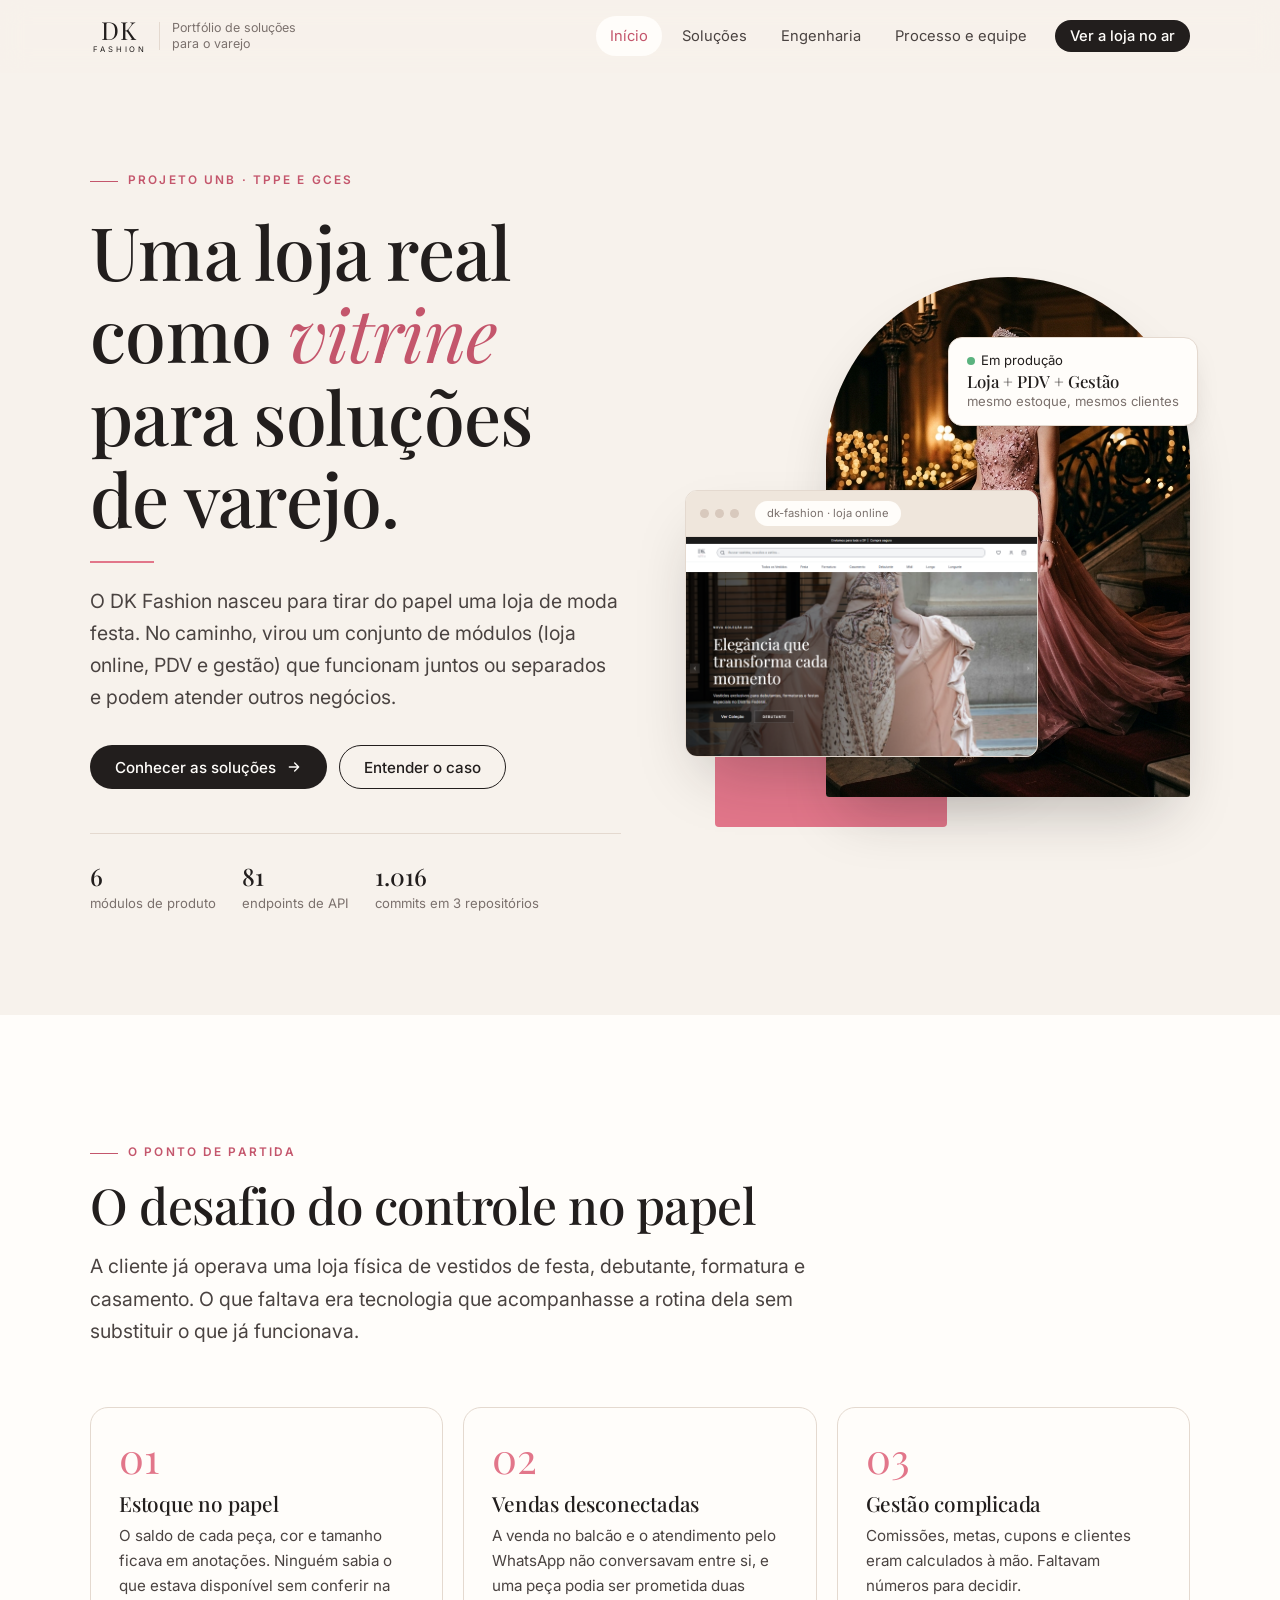
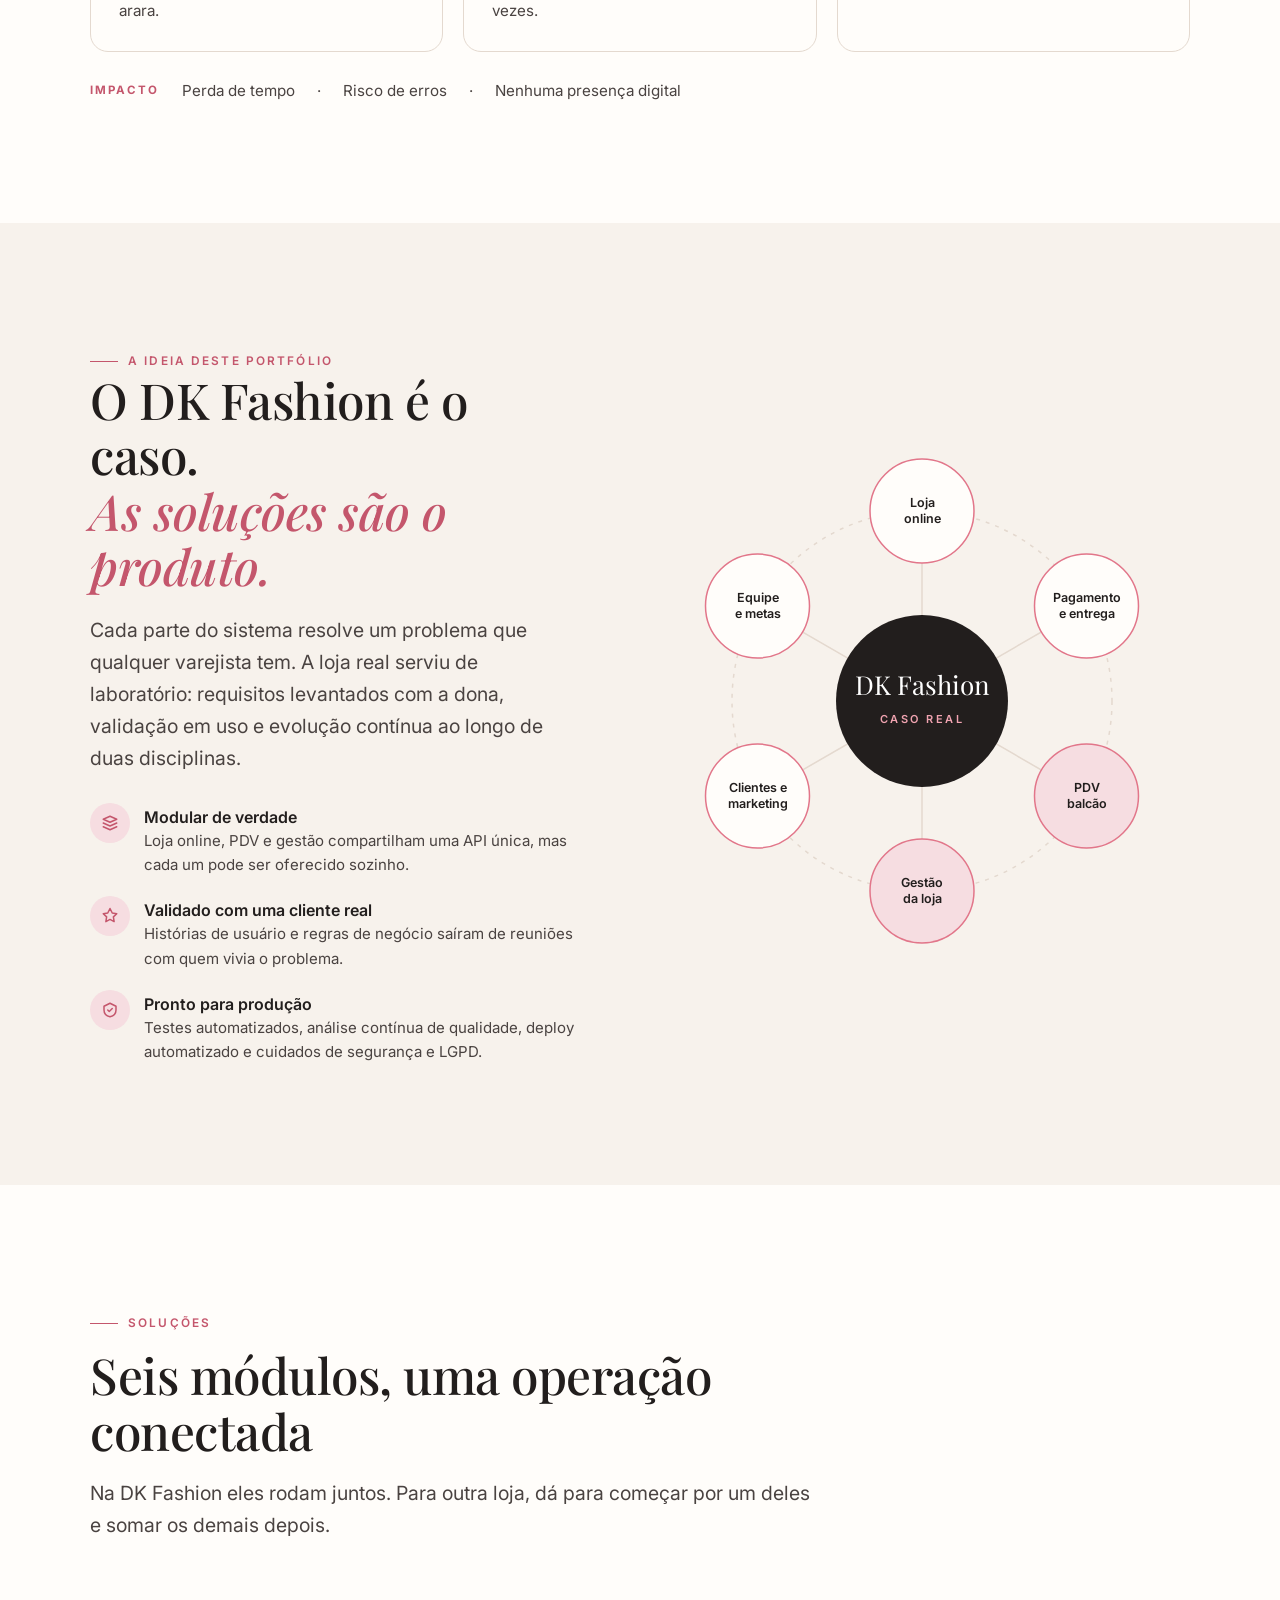
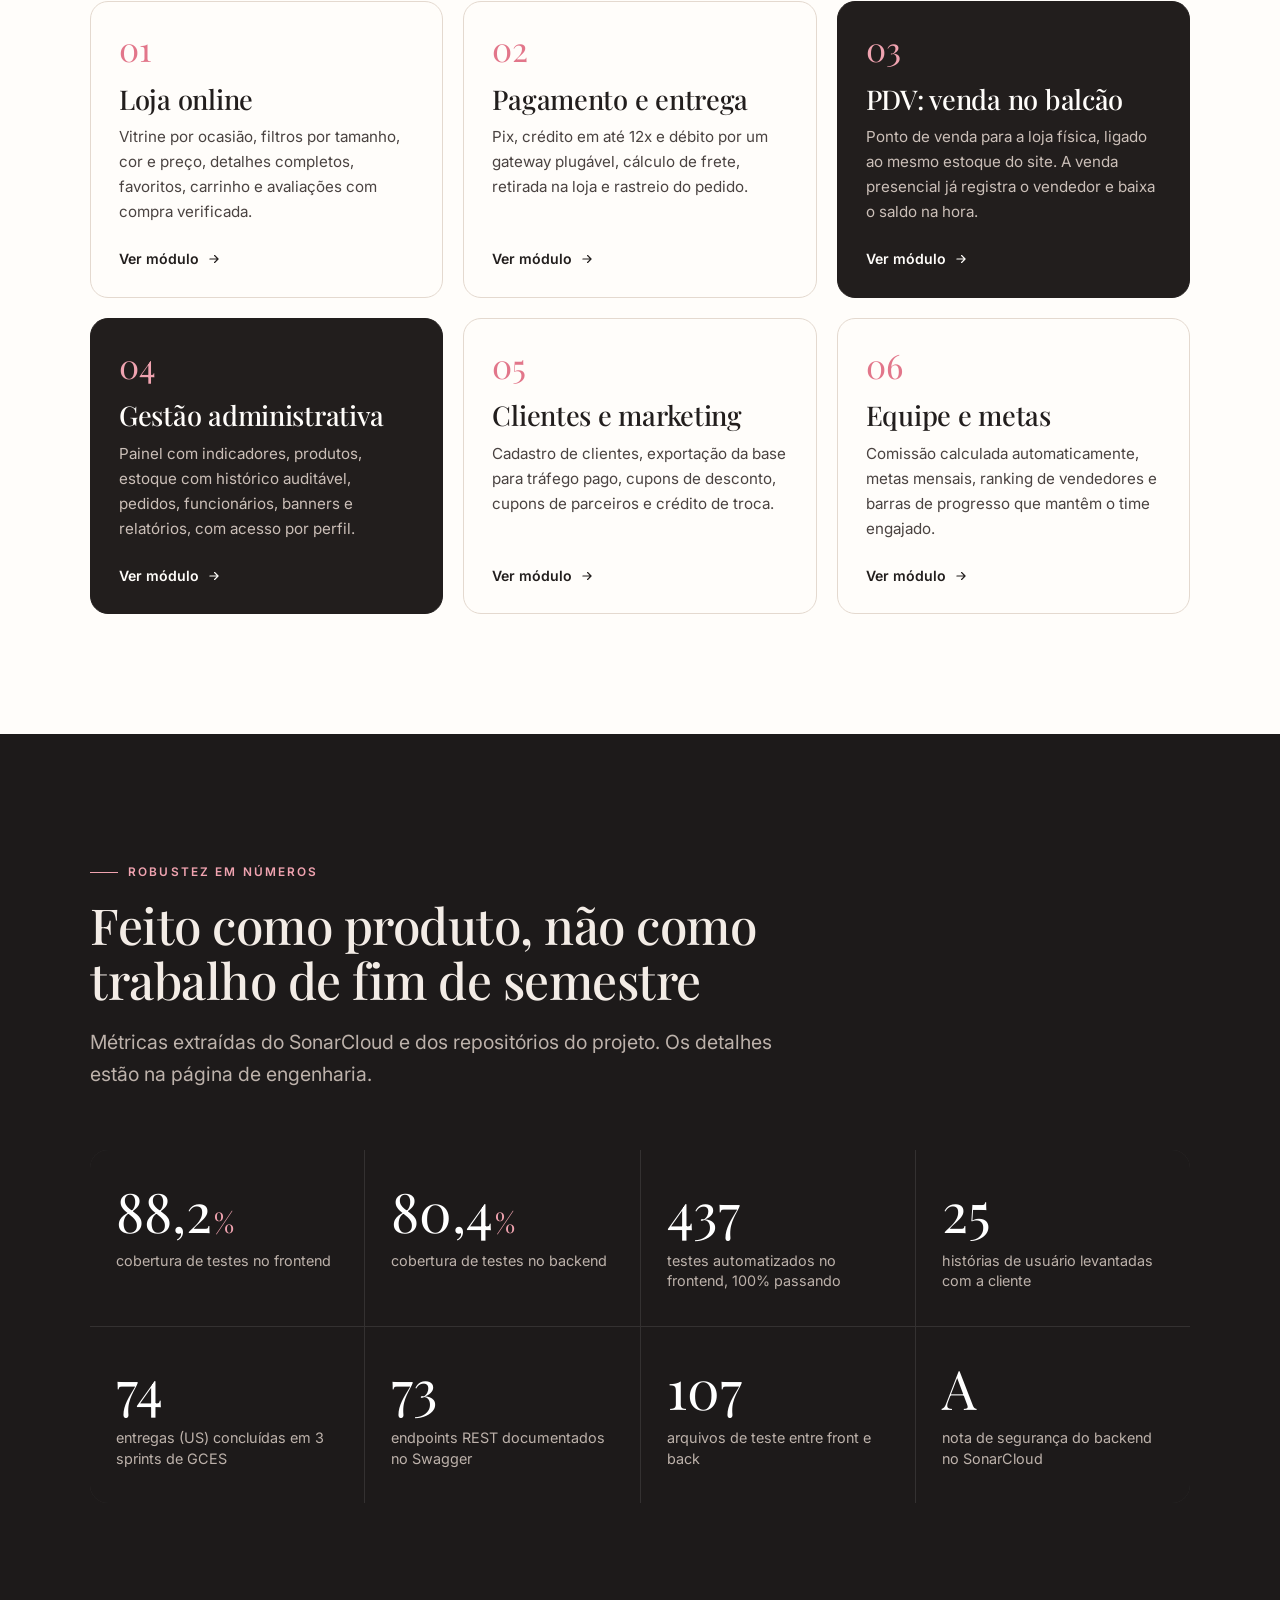
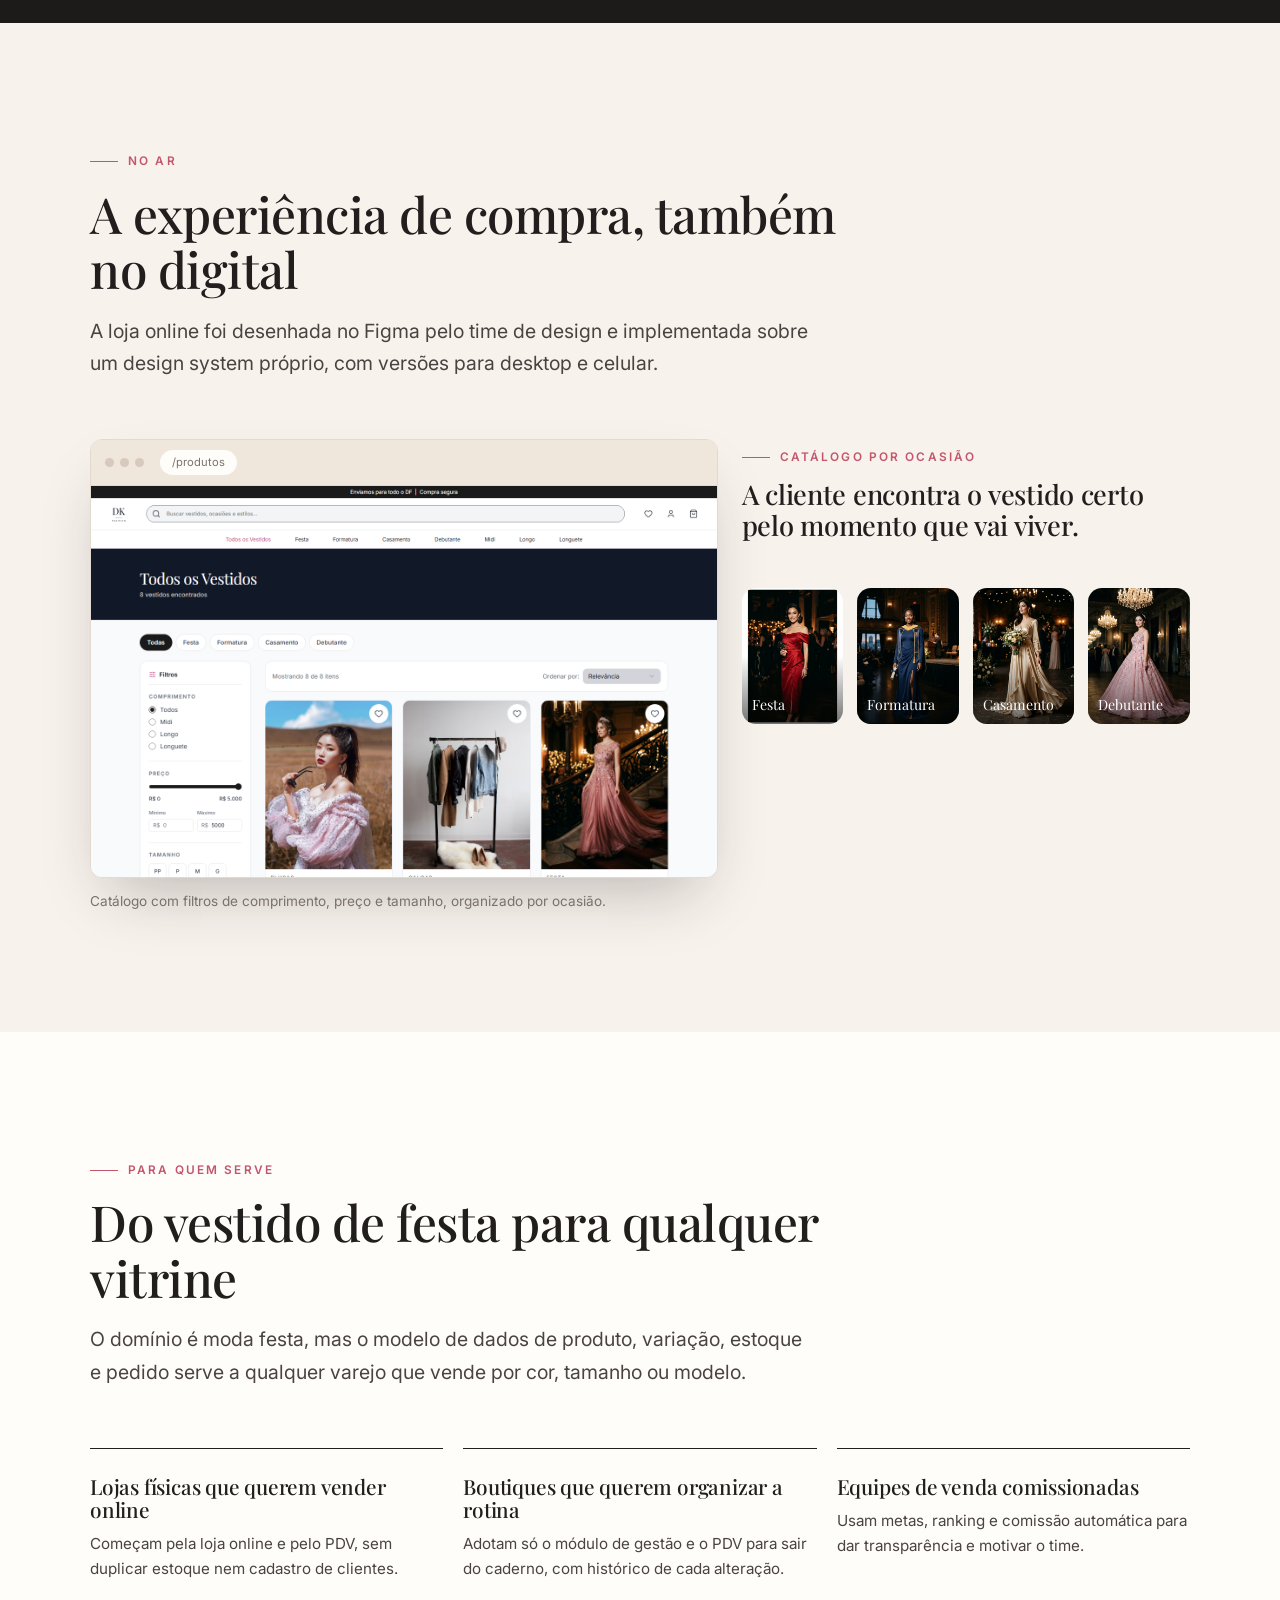
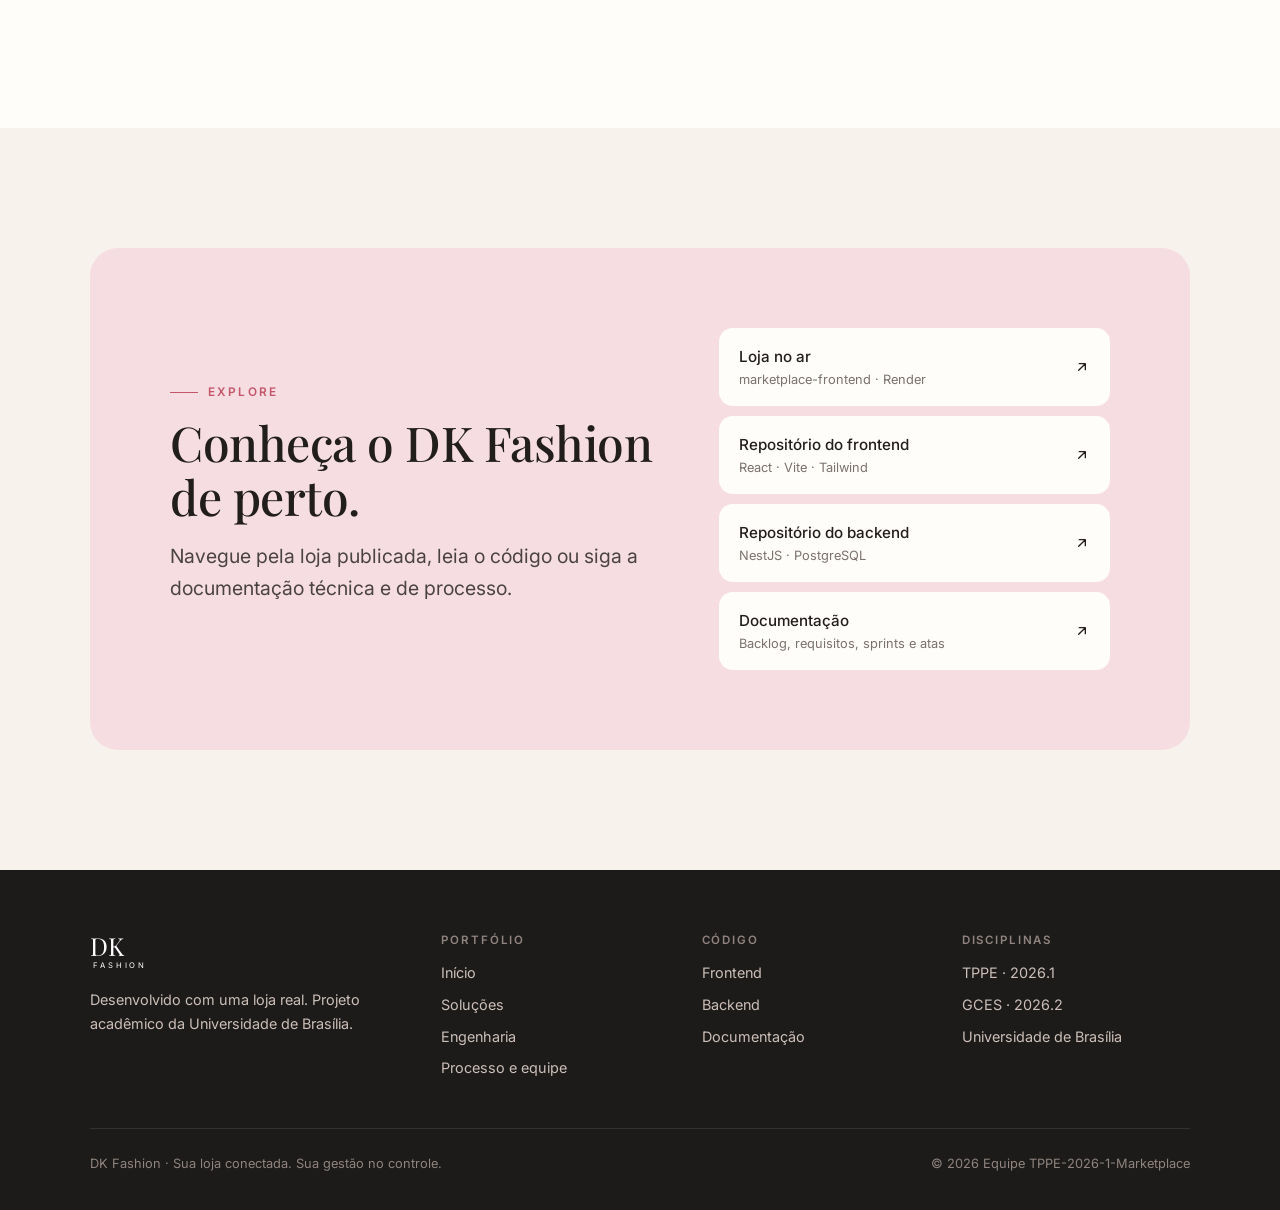
<file: index.html>
<!doctype html>
<html lang="pt-BR">
<head>
  <meta charset="utf-8">
  <meta name="viewport" content="width=device-width, initial-scale=1">
  <title>DK Fashion — Portfólio de soluções</title>
  <meta name="description" content="Portfólio do projeto DK Fashion (UnB): uma loja real de moda festa usada como vitrine para módulos de loja online, PDV e gestão para o varejo.">
  <meta name="theme-color" content="#f7f2ec">
  <link rel="icon" href="assets/img/dk-logo-mark.svg" type="image/svg+xml">
  <link rel="preconnect" href="https://fonts.googleapis.com">
  <link rel="preconnect" href="https://fonts.gstatic.com" crossorigin>
  <link href="https://fonts.googleapis.com/css2?family=Inter:wght@400;500;600&family=Playfair+Display:ital,wght@0,400;0,500;0,600;1,400;1,500&display=swap" rel="stylesheet">
  <link rel="stylesheet" href="assets/css/style.css">
</head>
<body>

<header class="site-header">
  <nav class="wrap nav" aria-label="Principal">
    <a class="brand" href="index.html" aria-label="DK Fashion — início">
      <span class="brand-mark">DK<small>FASHION</small></span>
      <span class="brand-sep" aria-hidden="true"></span>
      <span class="brand-sub">Portfólio de soluções<br>para o varejo</span>
    </a>
    <button class="nav-toggle" aria-label="Abrir menu" aria-expanded="false" aria-controls="menu">
      <svg viewBox="0 0 24 24" fill="none" stroke="currentColor" stroke-width="1.8" stroke-linecap="round"><path d="M4 7h16M4 12h16M4 17h16"/></svg>
    </button>
    <ul class="nav-links" id="menu">
      <li><a href="index.html" aria-current="page">Início</a></li>
      <li><a href="solucoes.html">Soluções</a></li>
      <li><a href="engenharia.html">Engenharia</a></li>
      <li><a href="processo.html">Processo e equipe</a></li>
      <li class="nav-cta"><a class="btn btn-dark btn-sm" href="https://marketplace-frontend-latest-wv05.onrender.com/" target="_blank" rel="noopener">Ver a loja no ar</a></li>
    </ul>
  </nav>
</header>

<main>

  <!-- HERO -->
  <section class="hero">
    <div class="wrap hero-grid">
      <div class="reveal">
        <span class="eyebrow">Projeto UnB · TPPE e GCES</span>
        <h1>Uma loja real como <span class="rose">vitrine</span> para soluções de varejo.</h1>
        <hr class="rule">
        <p class="lead">O DK Fashion nasceu para tirar do papel uma loja de moda festa. No caminho, virou um conjunto de módulos (loja online, PDV e gestão) que funcionam juntos ou separados e podem atender outros negócios.</p>
        <div class="hero-actions">
          <a class="btn btn-dark" href="solucoes.html">Conhecer as soluções
            <svg viewBox="0 0 24 24" fill="none" stroke="currentColor" stroke-width="2" stroke-linecap="round" stroke-linejoin="round"><path d="M5 12h14M13 6l6 6-6 6"/></svg></a>
          <a class="btn btn-ghost" href="#caso">Entender o caso</a>
        </div>
        <div class="hero-meta">
          <div><strong>6</strong>módulos de produto</div>
          <div><strong>81</strong>endpoints de API</div>
          <div><strong>1.016</strong>commits em 3 repositórios</div>
        </div>
      </div>

      <div class="hero-visual reveal" aria-hidden="true">
        <div class="hero-arch"><img src="assets/img/hero-dress.png" alt=""></div>
        <div class="hero-block"></div>
        <div class="browser">
          <div class="browser-bar"><i></i><i></i><i></i><span>dk-fashion · loja online</span></div>
          <img src="assets/img/telas/home.png" alt="">
        </div>
        <div class="float-card"><span class="dot"></span>Em produção<strong>Loja + PDV + Gestão</strong><span class="muted">mesmo estoque, mesmos clientes</span></div>
      </div>
    </div>
  </section>

  <!-- PROBLEMA -->
  <section class="bg-paper" id="caso">
    <div class="wrap">
      <div class="section-head reveal">
        <span class="eyebrow">O ponto de partida</span>
        <h2>O desafio do controle no papel</h2>
        <p class="lead">A cliente já operava uma loja física de vestidos de festa, debutante, formatura e casamento. O que faltava era tecnologia que acompanhasse a rotina dela sem substituir o que já funcionava.</p>
      </div>
      <div class="problem-grid">
        <article class="problem-card reveal">
          <div class="num">01</div>
          <h3>Estoque no papel</h3>
          <p>O saldo de cada peça, cor e tamanho ficava em anotações. Ninguém sabia o que estava disponível sem conferir na arara.</p>
        </article>
        <article class="problem-card reveal">
          <div class="num">02</div>
          <h3>Vendas desconectadas</h3>
          <p>A venda no balcão e o atendimento pelo WhatsApp não conversavam entre si, e uma peça podia ser prometida duas vezes.</p>
        </article>
        <article class="problem-card reveal">
          <div class="num">03</div>
          <h3>Gestão complicada</h3>
          <p>Comissões, metas, cupons e clientes eram calculados à mão. Faltavam números para decidir.</p>
        </article>
      </div>
      <div class="impact reveal"><b>Impacto</b><span>Perda de tempo</span><span aria-hidden="true">·</span><span>Risco de erros</span><span aria-hidden="true">·</span><span>Nenhuma presença digital</span></div>
    </div>
  </section>

  <!-- CONCEITO -->
  <section>
    <div class="wrap concept">
      <div class="reveal">
        <span class="eyebrow">A ideia deste portfólio</span>
        <h2>O DK Fashion é o caso.<br><span class="rose">As soluções são o produto.</span></h2>
        <p class="lead" style="margin-top:20px">Cada parte do sistema resolve um problema que qualquer varejista tem. A loja real serviu de laboratório: requisitos levantados com a dona, validação em uso e evolução contínua ao longo de duas disciplinas.</p>
        <ul class="concept-points">
          <li>
            <span class="ic"><svg viewBox="0 0 24 24" fill="none" stroke="currentColor" stroke-width="2" stroke-linecap="round" stroke-linejoin="round"><path d="M3 7l9-4 9 4-9 4-9-4z"/><path d="M3 12l9 4 9-4M3 17l9 4 9-4"/></svg></span>
            <div><h4>Modular de verdade</h4><p>Loja online, PDV e gestão compartilham uma API única, mas cada um pode ser oferecido sozinho.</p></div>
          </li>
          <li>
            <span class="ic"><svg viewBox="0 0 24 24" fill="none" stroke="currentColor" stroke-width="2" stroke-linecap="round" stroke-linejoin="round"><path d="M12 2l3 6 6 .9-4.5 4.3 1 6.3L12 16.6 6.5 19.5l1-6.3L3 8.9 9 8z"/></svg></span>
            <div><h4>Validado com uma cliente real</h4><p>Histórias de usuário e regras de negócio saíram de reuniões com quem vivia o problema.</p></div>
          </li>
          <li>
            <span class="ic"><svg viewBox="0 0 24 24" fill="none" stroke="currentColor" stroke-width="2" stroke-linecap="round" stroke-linejoin="round"><path d="M12 3l8 4v5c0 5-3.5 8-8 9-4.5-1-8-4-8-9V7l8-4z"/><path d="M9 12l2 2 4-4"/></svg></span>
            <div><h4>Pronto para produção</h4><p>Testes automatizados, análise contínua de qualidade, deploy automatizado e cuidados de segurança e LGPD.</p></div>
          </li>
        </ul>
      </div>

      <div class="orbit reveal" role="img" aria-label="Diagrama: o caso DK Fashion no centro, cercado pelos seis módulos que podem ser oferecidos a outras lojas.">
        <svg viewBox="0 0 520 520">
          <circle cx="260" cy="260" r="190" fill="none" stroke="#e4d9cf" stroke-width="1.5" stroke-dasharray="4 6"/>
          <g stroke="#e4d9cf" stroke-width="1.5">
            <line x1="260" y1="260" x2="260" y2="70"/><line x1="260" y1="260" x2="424.5" y2="165"/>
            <line x1="260" y1="260" x2="424.5" y2="355"/><line x1="260" y1="260" x2="260" y2="450"/>
            <line x1="260" y1="260" x2="95.5" y2="355"/><line x1="260" y1="260" x2="95.5" y2="165"/>
          </g>
          <circle cx="260" cy="260" r="86" fill="#221e1d"/>
          <text x="260" y="254" text-anchor="middle" fill="#fff" font-size="26" style="font-family:'Playfair Display',serif">DK Fashion</text>
          <text x="260" y="282" text-anchor="middle" fill="#f0a3b0" font-size="11" letter-spacing="2.5" font-weight="600">CASO REAL</text>
          <g font-size="12.5" font-weight="600" fill="#221e1d" text-anchor="middle">
            <a href="solucoes.html#loja"><circle cx="260" cy="70" r="52" fill="#fffdfa" stroke="#e2768a" stroke-width="1.5"/><text x="260" y="66">Loja</text><text x="260" y="82">online</text></a>
            <a href="solucoes.html#checkout"><circle cx="424.5" cy="165" r="52" fill="#fffdfa" stroke="#e2768a" stroke-width="1.5"/><text x="424.5" y="161">Pagamento</text><text x="424.5" y="177">e entrega</text></a>
            <a href="solucoes.html#pdv"><circle cx="424.5" cy="355" r="52" fill="#f6dde1" stroke="#e2768a" stroke-width="1.5"/><text x="424.5" y="351">PDV</text><text x="424.5" y="367">balcão</text></a>
            <a href="solucoes.html#gestao"><circle cx="260" cy="450" r="52" fill="#f6dde1" stroke="#e2768a" stroke-width="1.5"/><text x="260" y="446">Gestão</text><text x="260" y="462">da loja</text></a>
            <a href="solucoes.html#clientes"><circle cx="95.5" cy="355" r="52" fill="#fffdfa" stroke="#e2768a" stroke-width="1.5"/><text x="95.5" y="351">Clientes e</text><text x="95.5" y="367">marketing</text></a>
            <a href="solucoes.html#equipe"><circle cx="95.5" cy="165" r="52" fill="#fffdfa" stroke="#e2768a" stroke-width="1.5"/><text x="95.5" y="161">Equipe</text><text x="95.5" y="177">e metas</text></a>
          </g>
        </svg>
      </div>
    </div>
  </section>

  <!-- MÓDULOS -->
  <section class="bg-paper">
    <div class="wrap">
      <div class="section-head reveal">
        <span class="eyebrow">Soluções</span>
        <h2>Seis módulos, uma operação conectada</h2>
        <p class="lead">Na DK Fashion eles rodam juntos. Para outra loja, dá para começar por um deles e somar os demais depois.</p>
      </div>
      <div class="modules">
        <a class="module reveal" href="solucoes.html#loja">
          <span class="idx">01</span><h3>Loja online</h3>
          <p>Vitrine por ocasião, filtros por tamanho, cor e preço, detalhes completos, favoritos, carrinho e avaliações com compra verificada.</p>
          <span class="more">Ver módulo <svg viewBox="0 0 24 24" fill="none" stroke="currentColor" stroke-width="2" stroke-linecap="round" stroke-linejoin="round"><path d="M5 12h14M13 6l6 6-6 6"/></svg></span>
        </a>
        <a class="module reveal" href="solucoes.html#checkout">
          <span class="idx">02</span><h3>Pagamento e entrega</h3>
          <p>Pix, crédito em até 12x e débito por um gateway plugável, cálculo de frete, retirada na loja e rastreio do pedido.</p>
          <span class="more">Ver módulo <svg viewBox="0 0 24 24" fill="none" stroke="currentColor" stroke-width="2" stroke-linecap="round" stroke-linejoin="round"><path d="M5 12h14M13 6l6 6-6 6"/></svg></span>
        </a>
        <a class="module featured reveal" href="solucoes.html#pdv">
          <span class="idx">03</span><h3>PDV: venda no balcão</h3>
          <p>Ponto de venda para a loja física, ligado ao mesmo estoque do site. A venda presencial já registra o vendedor e baixa o saldo na hora.</p>
          <span class="more">Ver módulo <svg viewBox="0 0 24 24" fill="none" stroke="currentColor" stroke-width="2" stroke-linecap="round" stroke-linejoin="round"><path d="M5 12h14M13 6l6 6-6 6"/></svg></span>
        </a>
        <a class="module featured reveal" href="solucoes.html#gestao">
          <span class="idx">04</span><h3>Gestão administrativa</h3>
          <p>Painel com indicadores, produtos, estoque com histórico auditável, pedidos, funcionários, banners e relatórios, com acesso por perfil.</p>
          <span class="more">Ver módulo <svg viewBox="0 0 24 24" fill="none" stroke="currentColor" stroke-width="2" stroke-linecap="round" stroke-linejoin="round"><path d="M5 12h14M13 6l6 6-6 6"/></svg></span>
        </a>
        <a class="module reveal" href="solucoes.html#clientes">
          <span class="idx">05</span><h3>Clientes e marketing</h3>
          <p>Cadastro de clientes, exportação da base para tráfego pago, cupons de desconto, cupons de parceiros e crédito de troca.</p>
          <span class="more">Ver módulo <svg viewBox="0 0 24 24" fill="none" stroke="currentColor" stroke-width="2" stroke-linecap="round" stroke-linejoin="round"><path d="M5 12h14M13 6l6 6-6 6"/></svg></span>
        </a>
        <a class="module reveal" href="solucoes.html#equipe">
          <span class="idx">06</span><h3>Equipe e metas</h3>
          <p>Comissão calculada automaticamente, metas mensais, ranking de vendedores e barras de progresso que mantêm o time engajado.</p>
          <span class="more">Ver módulo <svg viewBox="0 0 24 24" fill="none" stroke="currentColor" stroke-width="2" stroke-linecap="round" stroke-linejoin="round"><path d="M5 12h14M13 6l6 6-6 6"/></svg></span>
        </a>
      </div>
    </div>
  </section>

  <!-- NÚMEROS -->
  <section class="bg-night">
    <div class="wrap">
      <div class="section-head reveal">
        <span class="eyebrow">Robustez em números</span>
        <h2>Feito como produto, não como trabalho de fim de semestre</h2>
        <p class="lead">Métricas extraídas do SonarCloud e dos repositórios do projeto. Os detalhes estão na página de engenharia.</p>
      </div>
      <div class="stats reveal">
        <div class="stat"><div class="val"><span data-count="92.4">0</span><small>%</small></div><div class="lbl">cobertura de testes no frontend</div></div>
        <div class="stat"><div class="val"><span data-count="84.2">0</span><small>%</small></div><div class="lbl">cobertura de testes no backend</div></div>
        <div class="stat"><div class="val"><span data-count="458">0</span></div><div class="lbl">testes automatizados no frontend, 100% passando</div></div>
        <div class="stat"><div class="val"><span data-count="26">0</span></div><div class="lbl">histórias de usuário levantadas com a cliente</div></div>
        <div class="stat"><div class="val"><span data-count="82">0</span></div><div class="lbl">entregas (US) concluídas em 3 sprints de GCES</div></div>
        <div class="stat"><div class="val"><span data-count="81">0</span></div><div class="lbl">endpoints REST documentados no Swagger</div></div>
        <div class="stat"><div class="val"><span data-count="118">0</span></div><div class="lbl">arquivos de teste entre front e back</div></div>
        <div class="stat"><div class="val">A</div><div class="lbl">nota de segurança do backend no SonarCloud</div></div>
      </div>
    </div>
  </section>

  <!-- GALERIA -->
  <section>
    <div class="wrap">
      <div class="section-head reveal">
        <span class="eyebrow">No ar</span>
        <h2>A experiência de compra, também no digital</h2>
        <p class="lead">A loja online foi desenhada no Figma pelo time de design e implementada sobre um design system próprio, com versões para desktop e celular.</p>
      </div>
      <div class="gallery">
        <figure class="reveal">
          <div class="browser">
            <div class="browser-bar"><i></i><i></i><i></i><span>/produtos</span></div>
            <img src="assets/img/telas/produtos.png" alt="Listagem de vestidos da loja DK Fashion com filtros de comprimento, preço e tamanho." loading="lazy">
          </div>
          <figcaption>Catálogo com filtros de comprimento, preço e tamanho, organizado por ocasião.</figcaption>
        </figure>
        <div class="stack reveal">
          <div>
            <span class="eyebrow">Catálogo por ocasião</span>
            <h3 style="margin-top:12px">A cliente encontra o vestido certo pelo momento que vai viver.</h3>
          </div>
          <div class="occasions">
            <div class="occasion"><img src="assets/img/cat-festa.png" alt="" loading="lazy"><span>Festa</span></div>
            <div class="occasion"><img src="assets/img/cat-formatura.png" alt="" loading="lazy"><span>Formatura</span></div>
            <div class="occasion"><img src="assets/img/cat-casamento.png" alt="" loading="lazy"><span>Casamento</span></div>
            <div class="occasion"><img src="assets/img/cat-debutante.png" alt="" loading="lazy"><span>Debutante</span></div>
          </div>
        </div>
      </div>
    </div>
  </section>

  <!-- PARA QUEM -->
  <section class="bg-paper">
    <div class="wrap">
      <div class="section-head reveal">
        <span class="eyebrow">Para quem serve</span>
        <h2>Do vestido de festa para qualquer vitrine</h2>
        <p class="lead">O domínio é moda festa, mas o modelo de dados de produto, variação, estoque e pedido serve a qualquer varejo que vende por cor, tamanho ou modelo.</p>
      </div>
      <div class="audience">
        <div class="aud reveal"><h3>Lojas físicas que querem vender online</h3><p>Começam pela loja online e pelo PDV, sem duplicar estoque nem cadastro de clientes.</p></div>
        <div class="aud reveal"><h3>Boutiques que querem organizar a rotina</h3><p>Adotam só o módulo de gestão e o PDV para sair do caderno, com histórico de cada alteração.</p></div>
        <div class="aud reveal"><h3>Equipes de venda comissionadas</h3><p>Usam metas, ranking e comissão automática para dar transparência e motivar o time.</p></div>
      </div>
    </div>
  </section>

  <!-- CTA -->
  <section>
    <div class="wrap">
      <div class="cta reveal">
        <div>
          <span class="eyebrow">Explore</span>
          <h2 style="margin-top:14px">Conheça o DK Fashion de perto.</h2>
          <p class="lead" style="margin-top:16px">Navegue pela loja publicada, leia o código ou siga a documentação técnica e de processo.</p>
        </div>
        <div class="cta-links">
          <a href="https://marketplace-frontend-latest-wv05.onrender.com/" target="_blank" rel="noopener"><span>Loja no ar<small>marketplace-frontend · Render</small></span><svg viewBox="0 0 24 24" fill="none" stroke="currentColor" stroke-width="2" stroke-linecap="round" stroke-linejoin="round"><path d="M7 17L17 7M8 7h9v9"/></svg></a>
          <a href="https://github.com/TPPE-2026-1-Marketplace/MarketPlace-Frontend" target="_blank" rel="noopener"><span>Repositório do frontend<small>React · Vite · Tailwind</small></span><svg viewBox="0 0 24 24" fill="none" stroke="currentColor" stroke-width="2" stroke-linecap="round" stroke-linejoin="round"><path d="M7 17L17 7M8 7h9v9"/></svg></a>
          <a href="https://github.com/TPPE-2026-1-Marketplace/MarketPlace-Backend" target="_blank" rel="noopener"><span>Repositório do backend<small>NestJS · PostgreSQL</small></span><svg viewBox="0 0 24 24" fill="none" stroke="currentColor" stroke-width="2" stroke-linecap="round" stroke-linejoin="round"><path d="M7 17L17 7M8 7h9v9"/></svg></a>
          <a href="https://github.com/TPPE-2026-1-Marketplace/documentacao" target="_blank" rel="noopener"><span>Documentação<small>Backlog, requisitos, sprints e atas</small></span><svg viewBox="0 0 24 24" fill="none" stroke="currentColor" stroke-width="2" stroke-linecap="round" stroke-linejoin="round"><path d="M7 17L17 7M8 7h9v9"/></svg></a>
        </div>
      </div>
    </div>
  </section>

</main>

<footer class="site-footer">
  <div class="wrap">
    <div class="footer-grid">
      <div>
        <span class="brand-mark">DK<small>FASHION</small></span>
        <p style="margin-top:18px;max-width:34ch">Desenvolvido com uma loja real. Projeto acadêmico da Universidade de Brasília.</p>
      </div>
      <div>
        <h4>Portfólio</h4>
        <ul>
          <li><a href="index.html">Início</a></li>
          <li><a href="solucoes.html">Soluções</a></li>
          <li><a href="engenharia.html">Engenharia</a></li>
          <li><a href="processo.html">Processo e equipe</a></li>
        </ul>
      </div>
      <div>
        <h4>Código</h4>
        <ul>
          <li><a href="https://github.com/TPPE-2026-1-Marketplace/MarketPlace-Frontend" target="_blank" rel="noopener">Frontend</a></li>
          <li><a href="https://github.com/TPPE-2026-1-Marketplace/MarketPlace-Backend" target="_blank" rel="noopener">Backend</a></li>
          <li><a href="https://github.com/TPPE-2026-1-Marketplace/documentacao" target="_blank" rel="noopener">Documentação</a></li>
        </ul>
      </div>
      <div>
        <h4>Disciplinas</h4>
        <ul>
          <li>TPPE · 2026.1</li>
          <li>GCES · 2026.2</li>
          <li>Universidade de Brasília</li>
        </ul>
      </div>
    </div>
    <div class="footer-bottom">
      <span>DK Fashion · Sua loja conectada. Sua gestão no controle.</span>
      <span>© <span data-year>2026</span> Equipe TPPE-2026-1-Marketplace</span>
    </div>
  </div>
</footer>

<script src="assets/js/main.js"></script>
</body>
</html>
</file>
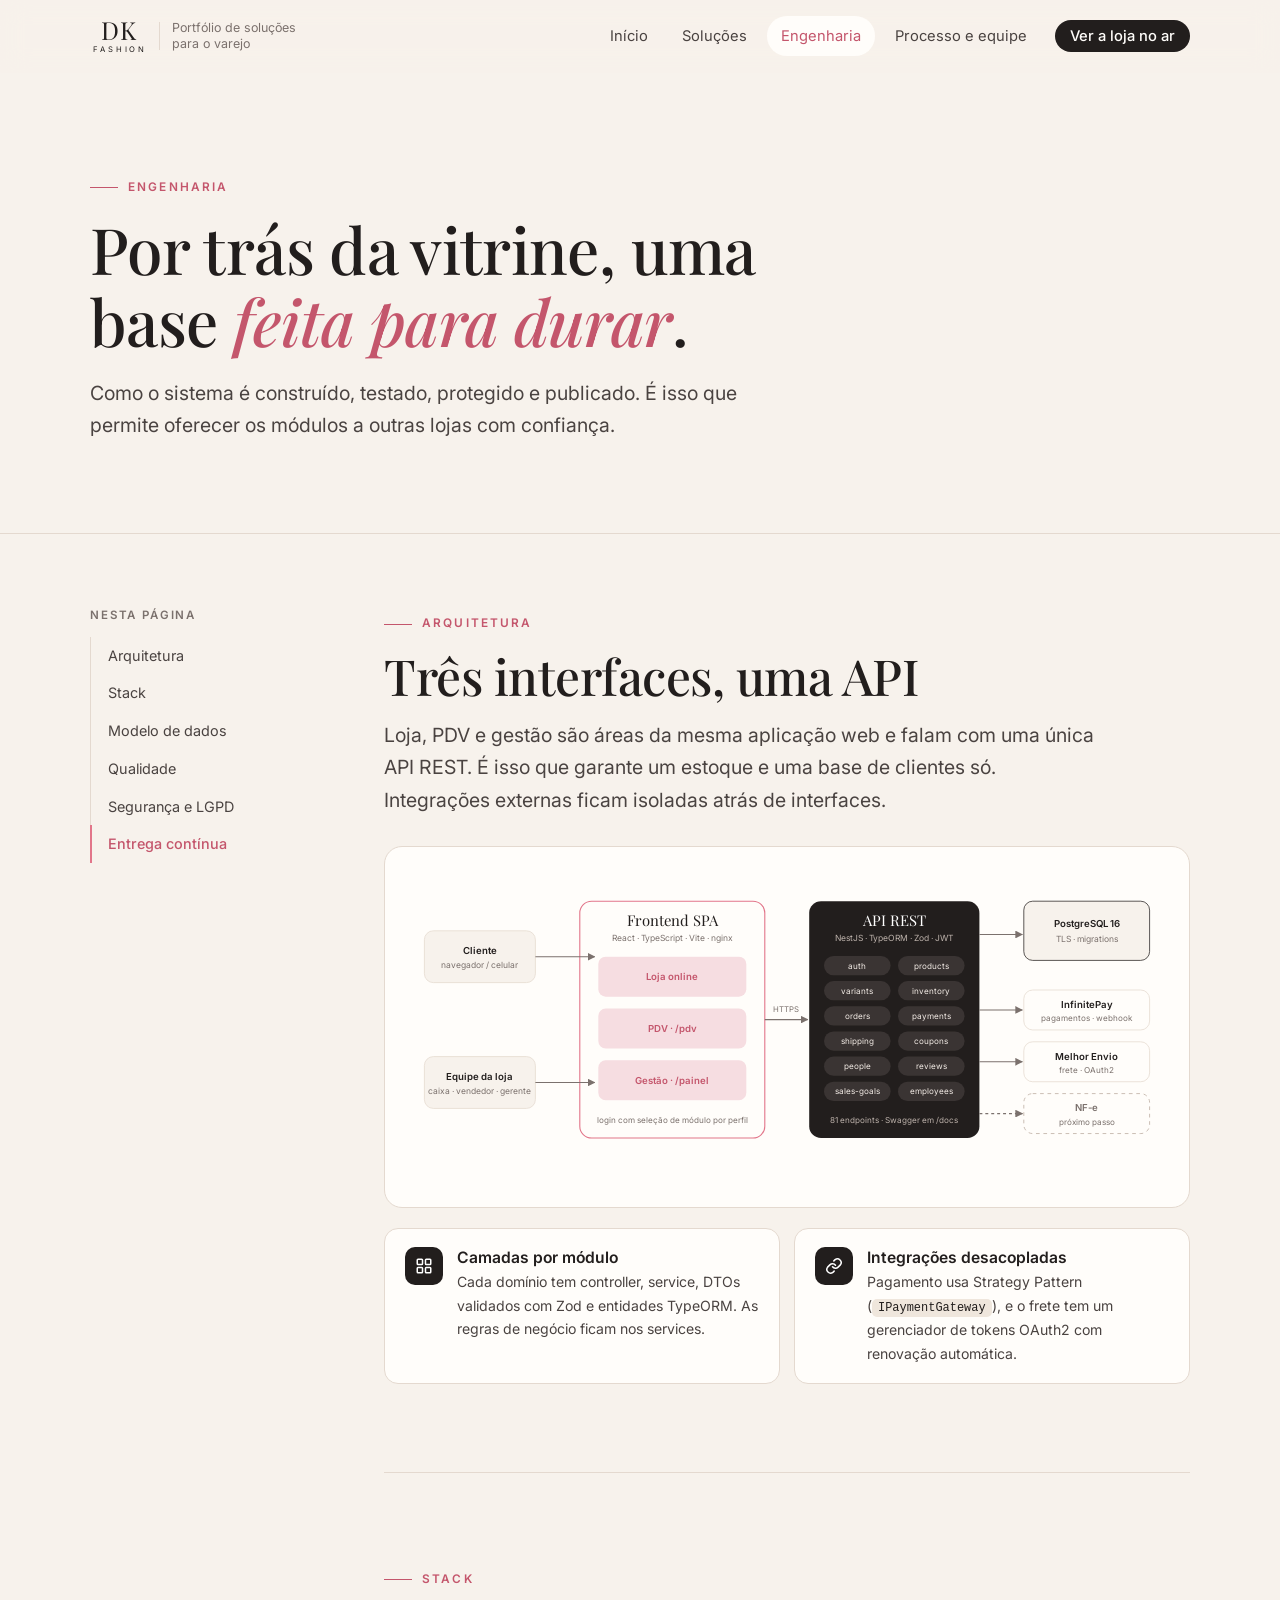
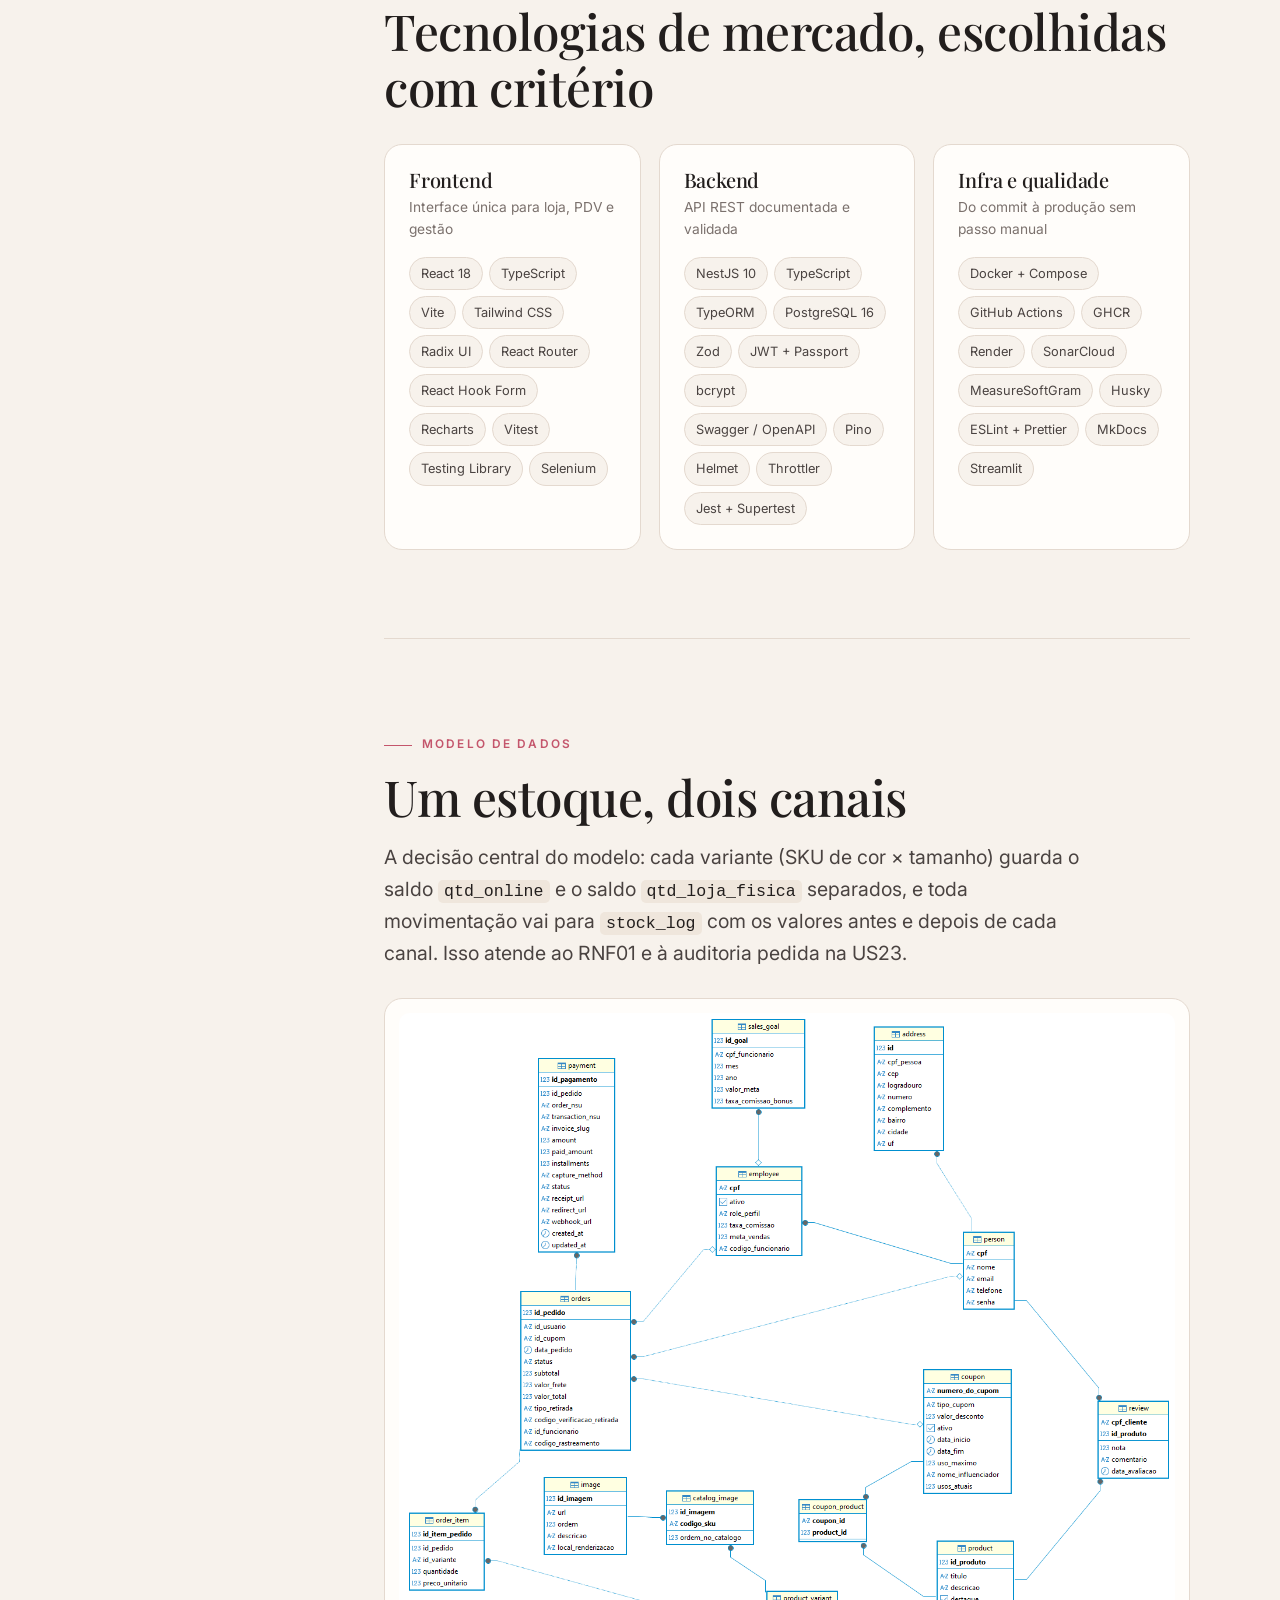
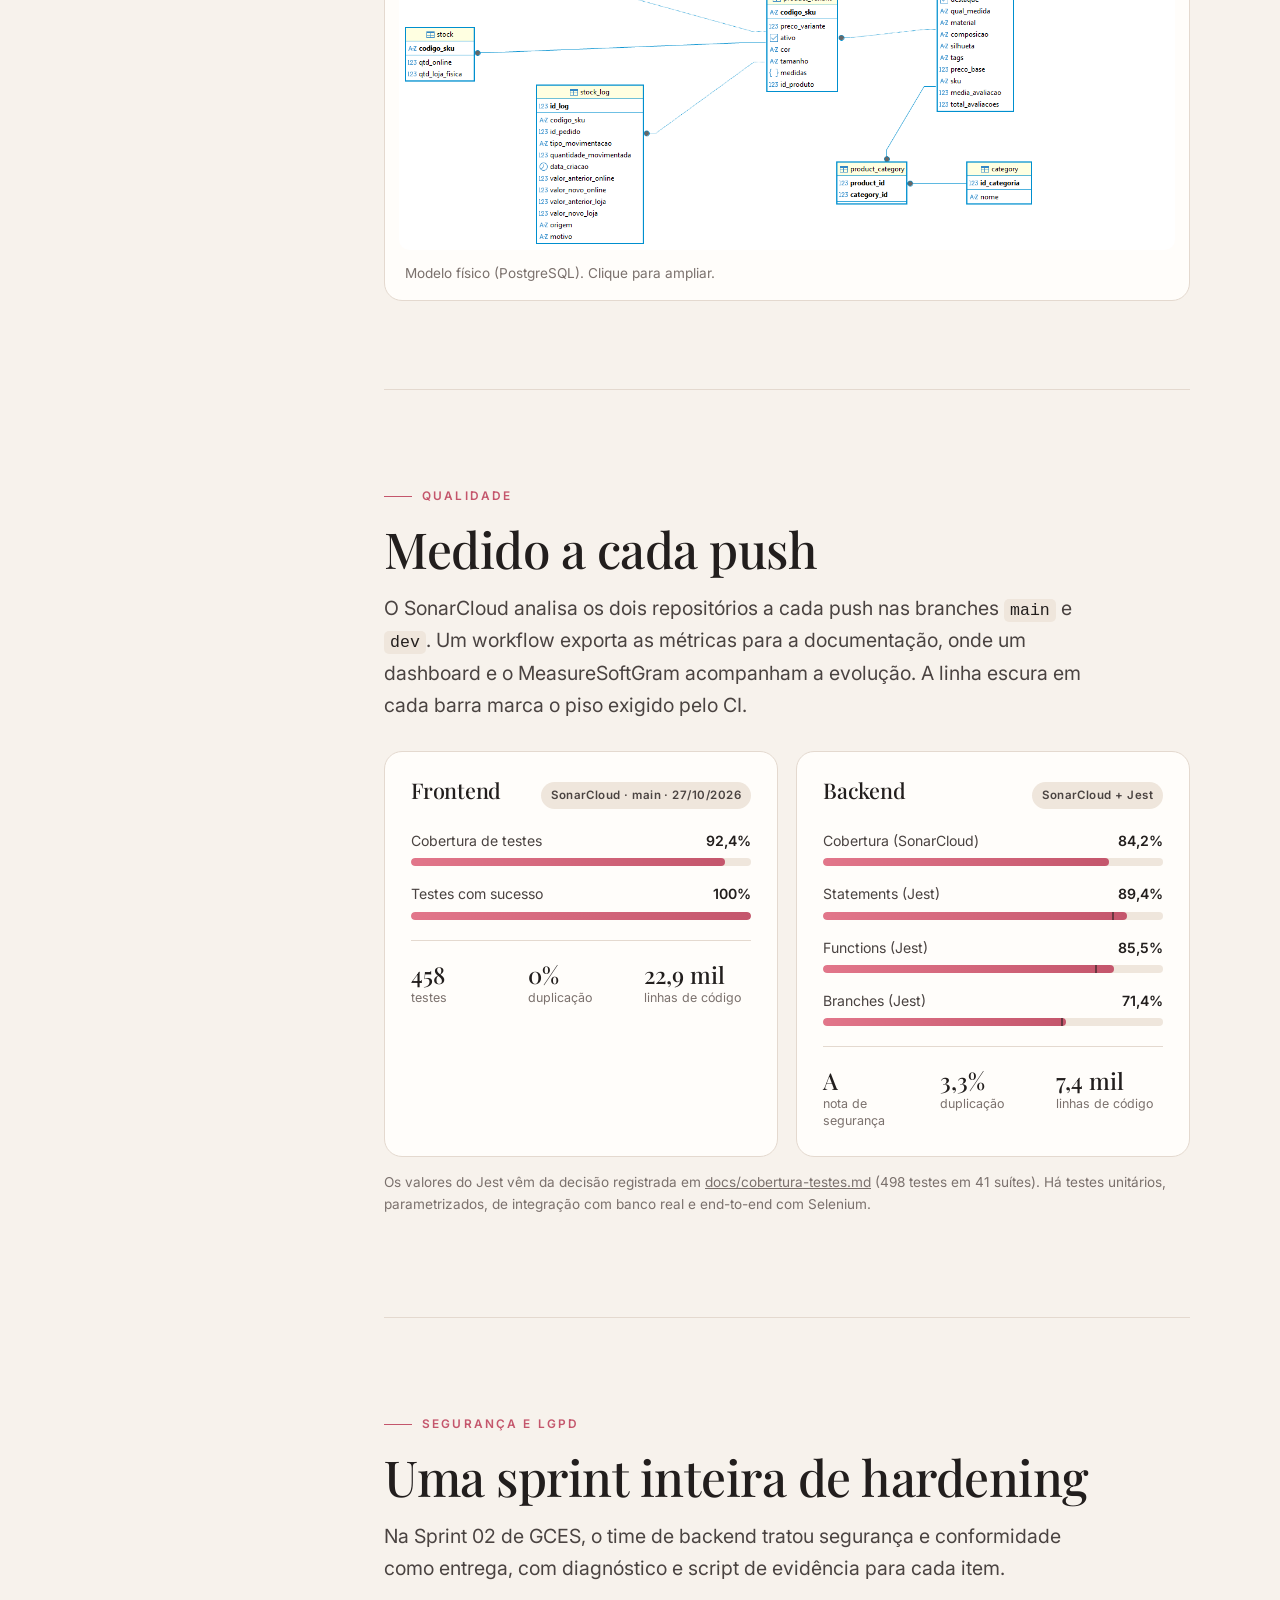
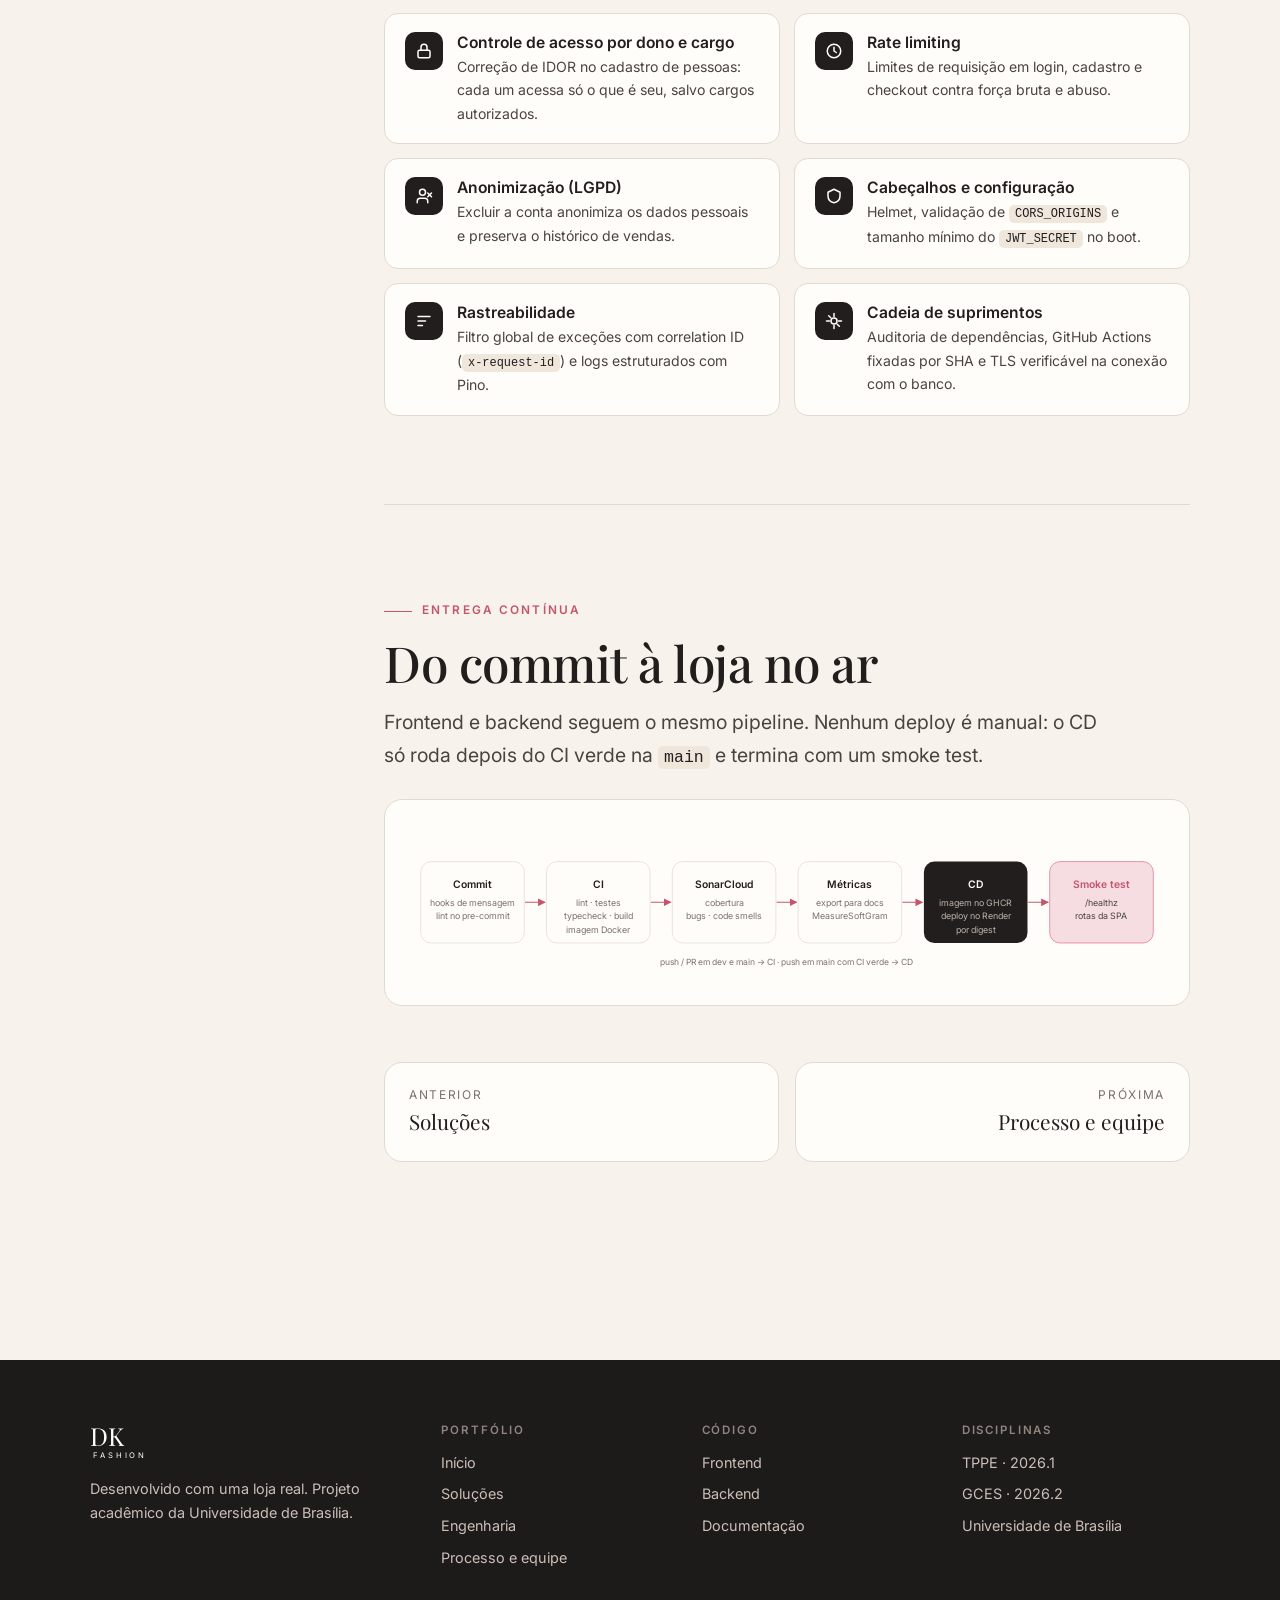
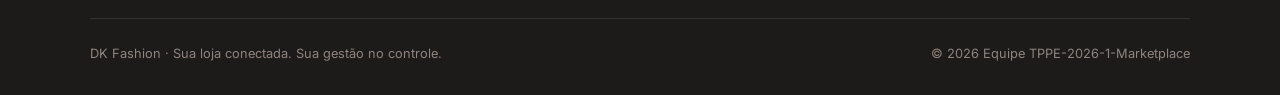
<file: engenharia.html>
<!doctype html>
<html lang="pt-BR">
<head>
  <meta charset="utf-8">
  <meta name="viewport" content="width=device-width, initial-scale=1">
  <title>Engenharia — DK Fashion</title>
  <meta name="description" content="Arquitetura, stack, dados, segurança, qualidade e entrega contínua do DK Fashion.">
  <meta name="theme-color" content="#f7f2ec">
  <link rel="icon" href="assets/img/dk-logo-mark.svg" type="image/svg+xml">
  <link rel="preconnect" href="https://fonts.googleapis.com">
  <link rel="preconnect" href="https://fonts.gstatic.com" crossorigin>
  <link href="https://fonts.googleapis.com/css2?family=Inter:wght@400;500;600&family=Playfair+Display:ital,wght@0,400;0,500;0,600;1,400;1,500&display=swap" rel="stylesheet">
  <link rel="stylesheet" href="assets/css/style.css">
</head>
<body>

<header class="site-header">
  <nav class="wrap nav" aria-label="Principal">
    <a class="brand" href="index.html" aria-label="DK Fashion — início">
      <span class="brand-mark">DK<small>FASHION</small></span>
      <span class="brand-sep" aria-hidden="true"></span>
      <span class="brand-sub">Portfólio de soluções<br>para o varejo</span>
    </a>
    <button class="nav-toggle" aria-label="Abrir menu" aria-expanded="false" aria-controls="menu">
      <svg viewBox="0 0 24 24" fill="none" stroke="currentColor" stroke-width="1.8" stroke-linecap="round"><path d="M4 7h16M4 12h16M4 17h16"/></svg>
    </button>
    <ul class="nav-links" id="menu">
      <li><a href="index.html">Início</a></li>
      <li><a href="solucoes.html">Soluções</a></li>
      <li><a href="engenharia.html" aria-current="page">Engenharia</a></li>
      <li><a href="processo.html">Processo e equipe</a></li>
      <li class="nav-cta"><a class="btn btn-dark btn-sm" href="https://marketplace-frontend-latest-wv05.onrender.com/" target="_blank" rel="noopener">Ver a loja no ar</a></li>
    </ul>
  </nav>
</header>

<main>
  <div class="page-hero">
    <div class="wrap">
      <span class="eyebrow">Engenharia</span>
      <h1>Por trás da vitrine, uma base <span class="rose">feita para durar</span>.</h1>
      <p class="lead">Como o sistema é construído, testado, protegido e publicado. É isso que permite oferecer os módulos a outras lojas com confiança.</p>
    </div>
  </div>

  <div class="wrap docs">
    <aside class="toc" aria-label="Nesta página">
      <p>Nesta página</p>
      <ol>
        <li><a href="#arquitetura">Arquitetura</a></li>
        <li><a href="#stack">Stack</a></li>
        <li><a href="#dados">Modelo de dados</a></li>
        <li><a href="#qualidade">Qualidade</a></li>
        <li><a href="#seguranca">Segurança e LGPD</a></li>
        <li><a href="#entrega">Entrega contínua</a></li>
      </ol>
    </aside>

    <div class="docs-body">

      <!-- ARQUITETURA -->
      <section id="arquitetura">
        <div class="reveal">
          <span class="eyebrow">Arquitetura</span>
          <h2 style="margin-top:14px">Três interfaces, uma API</h2>
          <p class="lead" style="margin-top:16px">Loja, PDV e gestão são áreas da mesma aplicação web e falam com uma única API REST. É isso que garante um estoque e uma base de clientes só. Integrações externas ficam isoladas atrás de interfaces.</p>
        </div>
        <div class="diagram reveal" style="margin-top:30px">
          <svg viewBox="0 0 1000 400" role="img" aria-label="Diagrama de arquitetura: clientes e equipe acessam o frontend React, que consome a API NestJS, que usa PostgreSQL e integra InfinitePay e Melhor Envio.">
            <defs>
              <marker id="arr" viewBox="0 0 10 10" refX="9" refY="5" markerWidth="7" markerHeight="7" orient="auto-start-reverse"><path d="M0 0L10 5L0 10z" fill="#7b716d"/></marker>
            </defs>
            <!-- atores -->
            <g font-size="13">
              <rect x="10" y="70" width="150" height="70" rx="12" fill="#f7f2ec" stroke="#e4d9cf"/>
              <text x="85" y="101" text-anchor="middle" font-weight="600" fill="#221e1d">Cliente</text>
              <text x="85" y="120" text-anchor="middle" fill="#7b716d" font-size="11.5">navegador / celular</text>
              <rect x="10" y="240" width="150" height="70" rx="12" fill="#f7f2ec" stroke="#e4d9cf"/>
              <text x="85" y="271" text-anchor="middle" font-weight="600" fill="#221e1d">Equipe da loja</text>
              <text x="85" y="290" text-anchor="middle" fill="#7b716d" font-size="11.5">caixa · vendedor · gerente</text>
            </g>
            <!-- frontend -->
            <rect x="220" y="30" width="250" height="320" rx="16" fill="#fffdfa" stroke="#e2768a" stroke-width="1.5"/>
            <text x="345" y="64" text-anchor="middle" class="serif" font-size="20" fill="#221e1d" style="font-family:'Playfair Display',serif">Frontend SPA</text>
            <text x="345" y="84" text-anchor="middle" font-size="11.5" fill="#7b716d">React · TypeScript · Vite · nginx</text>
            <g font-size="13" font-weight="600" text-anchor="middle">
              <rect x="245" y="105" width="200" height="54" rx="10" fill="#f6dde1"/><text x="345" y="137" fill="#c4566c">Loja online</text>
              <rect x="245" y="175" width="200" height="54" rx="10" fill="#f6dde1"/><text x="345" y="207" fill="#c4566c">PDV · /pdv</text>
              <rect x="245" y="245" width="200" height="54" rx="10" fill="#f6dde1"/><text x="345" y="277" fill="#c4566c">Gestão · /painel</text>
            </g>
            <text x="345" y="330" text-anchor="middle" font-size="11" fill="#7b716d">login com seleção de módulo por perfil</text>
            <!-- api -->
            <rect x="530" y="30" width="230" height="320" rx="16" fill="#221e1d"/>
            <text x="645" y="64" text-anchor="middle" font-size="20" fill="#fff" style="font-family:'Playfair Display',serif">API REST</text>
            <text x="645" y="84" text-anchor="middle" font-size="11.5" fill="#bdb2ab">NestJS · TypeORM · Zod · JWT</text>
            <g font-size="11" fill="#f3ece6" text-anchor="middle">
              <rect x="550" y="104" width="90" height="26" rx="13" fill="#3a3433"/><text x="595" y="121">auth</text>
              <rect x="650" y="104" width="90" height="26" rx="13" fill="#3a3433"/><text x="695" y="121">products</text>
              <rect x="550" y="138" width="90" height="26" rx="13" fill="#3a3433"/><text x="595" y="155">variants</text>
              <rect x="650" y="138" width="90" height="26" rx="13" fill="#3a3433"/><text x="695" y="155">inventory</text>
              <rect x="550" y="172" width="90" height="26" rx="13" fill="#3a3433"/><text x="595" y="189">orders</text>
              <rect x="650" y="172" width="90" height="26" rx="13" fill="#3a3433"/><text x="695" y="189">payments</text>
              <rect x="550" y="206" width="90" height="26" rx="13" fill="#3a3433"/><text x="595" y="223">shipping</text>
              <rect x="650" y="206" width="90" height="26" rx="13" fill="#3a3433"/><text x="695" y="223">coupons</text>
              <rect x="550" y="240" width="90" height="26" rx="13" fill="#3a3433"/><text x="595" y="257">people</text>
              <rect x="650" y="240" width="90" height="26" rx="13" fill="#3a3433"/><text x="695" y="257">reviews</text>
              <rect x="550" y="274" width="90" height="26" rx="13" fill="#3a3433"/><text x="595" y="291">sales-goals</text>
              <rect x="650" y="274" width="90" height="26" rx="13" fill="#3a3433"/><text x="695" y="291">employees</text>
            </g>
            <text x="645" y="330" text-anchor="middle" font-size="11" fill="#bdb2ab">81 endpoints · Swagger em /docs</text>
            <!-- externos -->
            <g font-size="13">
              <rect x="820" y="30" width="170" height="80" rx="12" fill="#f7f2ec" stroke="#221e1d"/>
              <text x="905" y="65" text-anchor="middle" font-weight="600" fill="#221e1d">PostgreSQL 16</text>
              <text x="905" y="85" text-anchor="middle" fill="#7b716d" font-size="11.5">TLS · migrations</text>
              <rect x="820" y="150" width="170" height="54" rx="12" fill="#fffdfa" stroke="#e4d9cf"/>
              <text x="905" y="174" text-anchor="middle" font-weight="600" fill="#221e1d">InfinitePay</text>
              <text x="905" y="192" text-anchor="middle" fill="#7b716d" font-size="11">pagamentos · webhook</text>
              <rect x="820" y="220" width="170" height="54" rx="12" fill="#fffdfa" stroke="#e4d9cf"/>
              <text x="905" y="244" text-anchor="middle" font-weight="600" fill="#221e1d">Melhor Envio</text>
              <text x="905" y="262" text-anchor="middle" fill="#7b716d" font-size="11">frete · OAuth2</text>
              <rect x="820" y="290" width="170" height="54" rx="12" fill="none" stroke="#b9a99c" stroke-dasharray="5 5"/>
              <text x="905" y="314" text-anchor="middle" font-weight="600" fill="#7b716d">NF-e</text>
              <text x="905" y="332" text-anchor="middle" fill="#7b716d" font-size="11">próximo passo</text>
            </g>
            <!-- setas -->
            <g stroke="#7b716d" stroke-width="1.5" fill="none" marker-end="url(#arr)">
              <path d="M160 105 H240"/>
              <path d="M160 275 H240"/>
              <path d="M470 190 H528"/>
              <path d="M760 75 H818"/>
              <path d="M760 177 H818"/>
              <path d="M760 247 H818"/>
              <path d="M760 317 H818" stroke-dasharray="4 4"/>
            </g>
            <text x="499" y="180" text-anchor="middle" font-size="10.5" fill="#7b716d">HTTPS</text>
          </svg>
        </div>
        <div class="sec-grid" style="margin-top:20px">
          <div class="sec-item reveal">
            <span class="ic"><svg viewBox="0 0 24 24" fill="none" stroke="currentColor" stroke-width="2" stroke-linecap="round" stroke-linejoin="round"><rect x="3" y="3" width="7" height="7" rx="1"/><rect x="14" y="3" width="7" height="7" rx="1"/><rect x="3" y="14" width="7" height="7" rx="1"/><rect x="14" y="14" width="7" height="7" rx="1"/></svg></span>
            <div><h4>Camadas por módulo</h4><p>Cada domínio tem controller, service, DTOs validados com Zod e entidades TypeORM. As regras de negócio ficam nos services.</p></div>
          </div>
          <div class="sec-item reveal">
            <span class="ic"><svg viewBox="0 0 24 24" fill="none" stroke="currentColor" stroke-width="2" stroke-linecap="round" stroke-linejoin="round"><path d="M10 13a5 5 0 0 0 7.5.5l3-3a5 5 0 0 0-7-7l-1.7 1.7"/><path d="M14 11a5 5 0 0 0-7.5-.5l-3 3a5 5 0 0 0 7 7l1.7-1.7"/></svg></span>
            <div><h4>Integrações desacopladas</h4><p>Pagamento usa Strategy Pattern (<code>IPaymentGateway</code>), e o frete tem um gerenciador de tokens OAuth2 com renovação automática.</p></div>
          </div>
        </div>
      </section>

      <!-- STACK -->
      <section id="stack">
        <div class="reveal">
          <span class="eyebrow">Stack</span>
          <h2 style="margin-top:14px">Tecnologias de mercado, escolhidas com critério</h2>
        </div>
        <div class="stack-grid" style="margin-top:30px">
          <div class="stack-col reveal">
            <h3>Frontend</h3>
            <p class="muted">Interface única para loja, PDV e gestão</p>
            <div class="chips"><span class="chip">React 18</span><span class="chip">TypeScript</span><span class="chip">Vite</span><span class="chip">Tailwind CSS</span><span class="chip">Radix UI</span><span class="chip">React Router</span><span class="chip">React Hook Form</span><span class="chip">Recharts</span><span class="chip">Vitest</span><span class="chip">Testing Library</span><span class="chip">Selenium</span></div>
          </div>
          <div class="stack-col reveal">
            <h3>Backend</h3>
            <p class="muted">API REST documentada e validada</p>
            <div class="chips"><span class="chip">NestJS 10</span><span class="chip">TypeScript</span><span class="chip">TypeORM</span><span class="chip">PostgreSQL 16</span><span class="chip">Zod</span><span class="chip">JWT + Passport</span><span class="chip">bcrypt</span><span class="chip">Swagger / OpenAPI</span><span class="chip">Pino</span><span class="chip">Helmet</span><span class="chip">Throttler</span><span class="chip">Jest + Supertest</span></div>
          </div>
          <div class="stack-col reveal">
            <h3>Infra e qualidade</h3>
            <p class="muted">Do commit à produção sem passo manual</p>
            <div class="chips"><span class="chip">Docker + Compose</span><span class="chip">GitHub Actions</span><span class="chip">GHCR</span><span class="chip">Render</span><span class="chip">SonarCloud</span><span class="chip">MeasureSoftGram</span><span class="chip">Husky</span><span class="chip">ESLint + Prettier</span><span class="chip">MkDocs</span><span class="chip">Streamlit</span></div>
          </div>
        </div>
      </section>

      <!-- DADOS -->
      <section id="dados">
        <div class="reveal">
          <span class="eyebrow">Modelo de dados</span>
          <h2 style="margin-top:14px">Um estoque, dois canais</h2>
          <p class="lead" style="margin-top:16px">A decisão central do modelo: cada variante (SKU de cor × tamanho) guarda o saldo <code>qtd_online</code> e o saldo <code>qtd_loja_fisica</code> separados, e toda movimentação vai para <code>stock_log</code> com os valores antes e depois de cada canal. Isso atende ao RNF01 e à auditoria pedida na US23.</p>
        </div>
        <figure class="figure reveal" style="margin-top:28px">
          <a href="assets/img/physical_data_model.png" target="_blank" rel="noopener"><img src="assets/img/physical_data_model.png" alt="Modelo físico do banco de dados com tabelas product, product_variant, stock, stock_log, orders, order_item, payment, person, employee, sales_goal, coupon, review, category e image." loading="lazy"></a>
          <figcaption>Modelo físico (PostgreSQL). Clique para ampliar.</figcaption>
        </figure>
      </section>

      <!-- QUALIDADE -->
      <section id="qualidade">
        <div class="reveal">
          <span class="eyebrow">Qualidade</span>
          <h2 style="margin-top:14px">Medido a cada push</h2>
          <p class="lead" style="margin-top:16px">O SonarCloud analisa os dois repositórios a cada push nas branches <code>main</code> e <code>dev</code>. Um workflow exporta as métricas para a documentação, onde um dashboard e o MeasureSoftGram acompanham a evolução. A linha escura em cada barra marca o piso exigido pelo CI.</p>
        </div>
        <div class="metrics" style="margin-top:30px">
          <article class="metric-card reveal">
            <header><h3>Frontend</h3><span class="tag neutral">SonarCloud · main · 27/10/2026</span></header>
            <div class="bar"><div class="bar-top"><span>Cobertura de testes</span><b>92,4%</b></div><div class="bar-track"><div class="bar-fill" data-value="92.4"></div></div></div>
            <div class="bar"><div class="bar-top"><span>Testes com sucesso</span><b>100%</b></div><div class="bar-track"><div class="bar-fill" data-value="100"></div></div></div>
            <div class="mini-stats">
              <div><strong>458</strong>testes</div>
              <div><strong>0%</strong>duplicação</div>
              <div><strong>22,9 mil</strong>linhas de código</div>
            </div>
          </article>
          <article class="metric-card reveal">
            <header><h3>Backend</h3><span class="tag neutral">SonarCloud + Jest</span></header>
            <div class="bar"><div class="bar-top"><span>Cobertura (SonarCloud)</span><b>84,2%</b></div><div class="bar-track"><div class="bar-fill" data-value="84.2"></div></div></div>
            <div class="bar"><div class="bar-top"><span>Statements (Jest)</span><b>89,4%</b></div><div class="bar-track"><div class="bar-fill" data-value="89.4"></div><span class="bar-floor" style="left:85%" title="Piso do CI: 85%"></span></div></div>
            <div class="bar"><div class="bar-top"><span>Functions (Jest)</span><b>85,5%</b></div><div class="bar-track"><div class="bar-fill" data-value="85.5"></div><span class="bar-floor" style="left:80%" title="Piso do CI: 80%"></span></div></div>
            <div class="bar"><div class="bar-top"><span>Branches (Jest)</span><b>71,4%</b></div><div class="bar-track"><div class="bar-fill" data-value="71.4"></div><span class="bar-floor" style="left:70%" title="Piso do CI: 70%"></span></div></div>
            <div class="mini-stats">
              <div><strong>A</strong>nota de segurança</div>
              <div><strong>3,3%</strong>duplicação</div>
              <div><strong>7,4 mil</strong>linhas de código</div>
            </div>
          </article>
        </div>
        <p class="muted" style="font-size:.85rem;margin-top:14px">Os valores do Jest vêm da decisão registrada em <a href="https://github.com/TPPE-2026-1-Marketplace/MarketPlace-Backend/blob/main/docs/cobertura-testes.md" target="_blank" rel="noopener" style="text-decoration:underline">docs/cobertura-testes.md</a> (498 testes em 41 suítes). Há testes unitários, parametrizados, de integração com banco real e end-to-end com Selenium.</p>
      </section>

      <!-- SEGURANÇA -->
      <section id="seguranca">
        <div class="reveal">
          <span class="eyebrow">Segurança e LGPD</span>
          <h2 style="margin-top:14px">Uma sprint inteira de hardening</h2>
          <p class="lead" style="margin-top:16px">Na Sprint 02 de GCES, o time de backend tratou segurança e conformidade como entrega, com diagnóstico e script de evidência para cada item.</p>
        </div>
        <div class="sec-grid" style="margin-top:28px">
          <div class="sec-item reveal"><span class="ic"><svg viewBox="0 0 24 24" fill="none" stroke="currentColor" stroke-width="2" stroke-linecap="round" stroke-linejoin="round"><rect x="4" y="11" width="16" height="10" rx="2"/><path d="M8 11V7a4 4 0 0 1 8 0v4"/></svg></span><div><h4>Controle de acesso por dono e cargo</h4><p>Correção de IDOR no cadastro de pessoas: cada um acessa só o que é seu, salvo cargos autorizados.</p></div></div>
          <div class="sec-item reveal"><span class="ic"><svg viewBox="0 0 24 24" fill="none" stroke="currentColor" stroke-width="2" stroke-linecap="round" stroke-linejoin="round"><circle cx="12" cy="12" r="9"/><path d="M12 7v5l3 2"/></svg></span><div><h4>Rate limiting</h4><p>Limites de requisição em login, cadastro e checkout contra força bruta e abuso.</p></div></div>
          <div class="sec-item reveal"><span class="ic"><svg viewBox="0 0 24 24" fill="none" stroke="currentColor" stroke-width="2" stroke-linecap="round" stroke-linejoin="round"><path d="M17 21v-2a4 4 0 0 0-4-4H7a4 4 0 0 0-4 4v2"/><circle cx="10" cy="7" r="4"/><path d="M17 8l5 5M22 8l-5 5"/></svg></span><div><h4>Anonimização (LGPD)</h4><p>Excluir a conta anonimiza os dados pessoais e preserva o histórico de vendas.</p></div></div>
          <div class="sec-item reveal"><span class="ic"><svg viewBox="0 0 24 24" fill="none" stroke="currentColor" stroke-width="2" stroke-linecap="round" stroke-linejoin="round"><path d="M12 3l8 4v5c0 5-3.5 8-8 9-4.5-1-8-4-8-9V7l8-4z"/></svg></span><div><h4>Cabeçalhos e configuração</h4><p>Helmet, validação de <code>CORS_ORIGINS</code> e tamanho mínimo do <code>JWT_SECRET</code> no boot.</p></div></div>
          <div class="sec-item reveal"><span class="ic"><svg viewBox="0 0 24 24" fill="none" stroke="currentColor" stroke-width="2" stroke-linecap="round" stroke-linejoin="round"><path d="M4 6h16M4 12h10M4 18h6"/></svg></span><div><h4>Rastreabilidade</h4><p>Filtro global de exceções com correlation ID (<code>x-request-id</code>) e logs estruturados com Pino.</p></div></div>
          <div class="sec-item reveal"><span class="ic"><svg viewBox="0 0 24 24" fill="none" stroke="currentColor" stroke-width="2" stroke-linecap="round" stroke-linejoin="round"><path d="M12 2v4M12 18v4M4.9 4.9l2.8 2.8M16.3 16.3l2.8 2.8M2 12h4M18 12h4"/><circle cx="12" cy="12" r="4"/></svg></span><div><h4>Cadeia de suprimentos</h4><p>Auditoria de dependências, GitHub Actions fixadas por SHA e TLS verificável na conexão com o banco.</p></div></div>
        </div>
      </section>

      <!-- ENTREGA -->
      <section id="entrega">
        <div class="reveal">
          <span class="eyebrow">Entrega contínua</span>
          <h2 style="margin-top:14px">Do commit à loja no ar</h2>
          <p class="lead" style="margin-top:16px">Frontend e backend seguem o mesmo pipeline. Nenhum deploy é manual: o CD só roda depois do CI verde na <code>main</code> e termina com um smoke test.</p>
        </div>
        <div class="diagram reveal" style="margin-top:28px">
          <svg viewBox="0 0 1000 190" role="img" aria-label="Pipeline: commit com hooks, CI com lint, testes, typecheck e build, SonarCloud, exportação de métricas, CD com imagem no GHCR e deploy no Render, e smoke test.">
            <defs><marker id="arr2" viewBox="0 0 10 10" refX="9" refY="5" markerWidth="7" markerHeight="7" orient="auto"><path d="M0 0L10 5L0 10z" fill="#c4566c"/></marker></defs>
            <g font-size="12" text-anchor="middle">
              <rect x="5" y="40" width="140" height="110" rx="14" fill="#fffdfa" stroke="#e4d9cf"/>
              <text x="75" y="76" font-weight="600" fill="#221e1d" font-size="14">Commit</text>
              <text x="75" y="100" fill="#7b716d">hooks de mensagem</text><text x="75" y="118" fill="#7b716d">lint no pre-commit</text>

              <rect x="175" y="40" width="140" height="110" rx="14" fill="#fffdfa" stroke="#e4d9cf"/>
              <text x="245" y="76" font-weight="600" fill="#221e1d" font-size="14">CI</text>
              <text x="245" y="100" fill="#7b716d">lint · testes</text><text x="245" y="118" fill="#7b716d">typecheck · build</text><text x="245" y="136" fill="#7b716d">imagem Docker</text>

              <rect x="345" y="40" width="140" height="110" rx="14" fill="#fffdfa" stroke="#e4d9cf"/>
              <text x="415" y="76" font-weight="600" fill="#221e1d" font-size="14">SonarCloud</text>
              <text x="415" y="100" fill="#7b716d">cobertura</text><text x="415" y="118" fill="#7b716d">bugs · code smells</text>

              <rect x="515" y="40" width="140" height="110" rx="14" fill="#fffdfa" stroke="#e4d9cf"/>
              <text x="585" y="76" font-weight="600" fill="#221e1d" font-size="14">Métricas</text>
              <text x="585" y="100" fill="#7b716d">export para docs</text><text x="585" y="118" fill="#7b716d">MeasureSoftGram</text>

              <rect x="685" y="40" width="140" height="110" rx="14" fill="#221e1d"/>
              <text x="755" y="76" font-weight="600" fill="#fff" font-size="14">CD</text>
              <text x="755" y="100" fill="#bdb2ab">imagem no GHCR</text><text x="755" y="118" fill="#bdb2ab">deploy no Render</text><text x="755" y="136" fill="#bdb2ab">por digest</text>

              <rect x="855" y="40" width="140" height="110" rx="14" fill="#f6dde1" stroke="#e2768a"/>
              <text x="925" y="76" font-weight="600" fill="#c4566c" font-size="14">Smoke test</text>
              <text x="925" y="100" fill="#4a4341">/healthz</text><text x="925" y="118" fill="#4a4341">rotas da SPA</text>
            </g>
            <g stroke="#c4566c" stroke-width="1.5" marker-end="url(#arr2)">
              <line x1="146" y1="95" x2="173" y2="95"/><line x1="316" y1="95" x2="343" y2="95"/>
              <line x1="486" y1="95" x2="513" y2="95"/><line x1="656" y1="95" x2="683" y2="95"/>
              <line x1="826" y1="95" x2="853" y2="95"/>
            </g>
            <text x="500" y="180" text-anchor="middle" font-size="11.5" fill="#7b716d">push / PR em dev e main → CI · push em main com CI verde → CD</text>
          </svg>
        </div>

        <nav class="pager" aria-label="Navegação entre páginas" style="margin-top:56px">
          <a href="solucoes.html"><small>Anterior</small><span>Soluções</span></a>
          <a class="next" href="processo.html"><small>Próxima</small><span>Processo e equipe</span></a>
        </nav>
      </section>

    </div>
  </div>
</main>

<footer class="site-footer">
  <div class="wrap">
    <div class="footer-grid">
      <div>
        <span class="brand-mark">DK<small>FASHION</small></span>
        <p style="margin-top:18px;max-width:34ch">Desenvolvido com uma loja real. Projeto acadêmico da Universidade de Brasília.</p>
      </div>
      <div>
        <h4>Portfólio</h4>
        <ul>
          <li><a href="index.html">Início</a></li>
          <li><a href="solucoes.html">Soluções</a></li>
          <li><a href="engenharia.html">Engenharia</a></li>
          <li><a href="processo.html">Processo e equipe</a></li>
        </ul>
      </div>
      <div>
        <h4>Código</h4>
        <ul>
          <li><a href="https://github.com/TPPE-2026-1-Marketplace/MarketPlace-Frontend" target="_blank" rel="noopener">Frontend</a></li>
          <li><a href="https://github.com/TPPE-2026-1-Marketplace/MarketPlace-Backend" target="_blank" rel="noopener">Backend</a></li>
          <li><a href="https://github.com/TPPE-2026-1-Marketplace/documentacao" target="_blank" rel="noopener">Documentação</a></li>
        </ul>
      </div>
      <div>
        <h4>Disciplinas</h4>
        <ul>
          <li>TPPE · 2026.1</li>
          <li>GCES · 2026.2</li>
          <li>Universidade de Brasília</li>
        </ul>
      </div>
    </div>
    <div class="footer-bottom">
      <span>DK Fashion · Sua loja conectada. Sua gestão no controle.</span>
      <span>© <span data-year>2026</span> Equipe TPPE-2026-1-Marketplace</span>
    </div>
  </div>
</footer>

<script src="assets/js/main.js"></script>
</body>
</html>
</file>
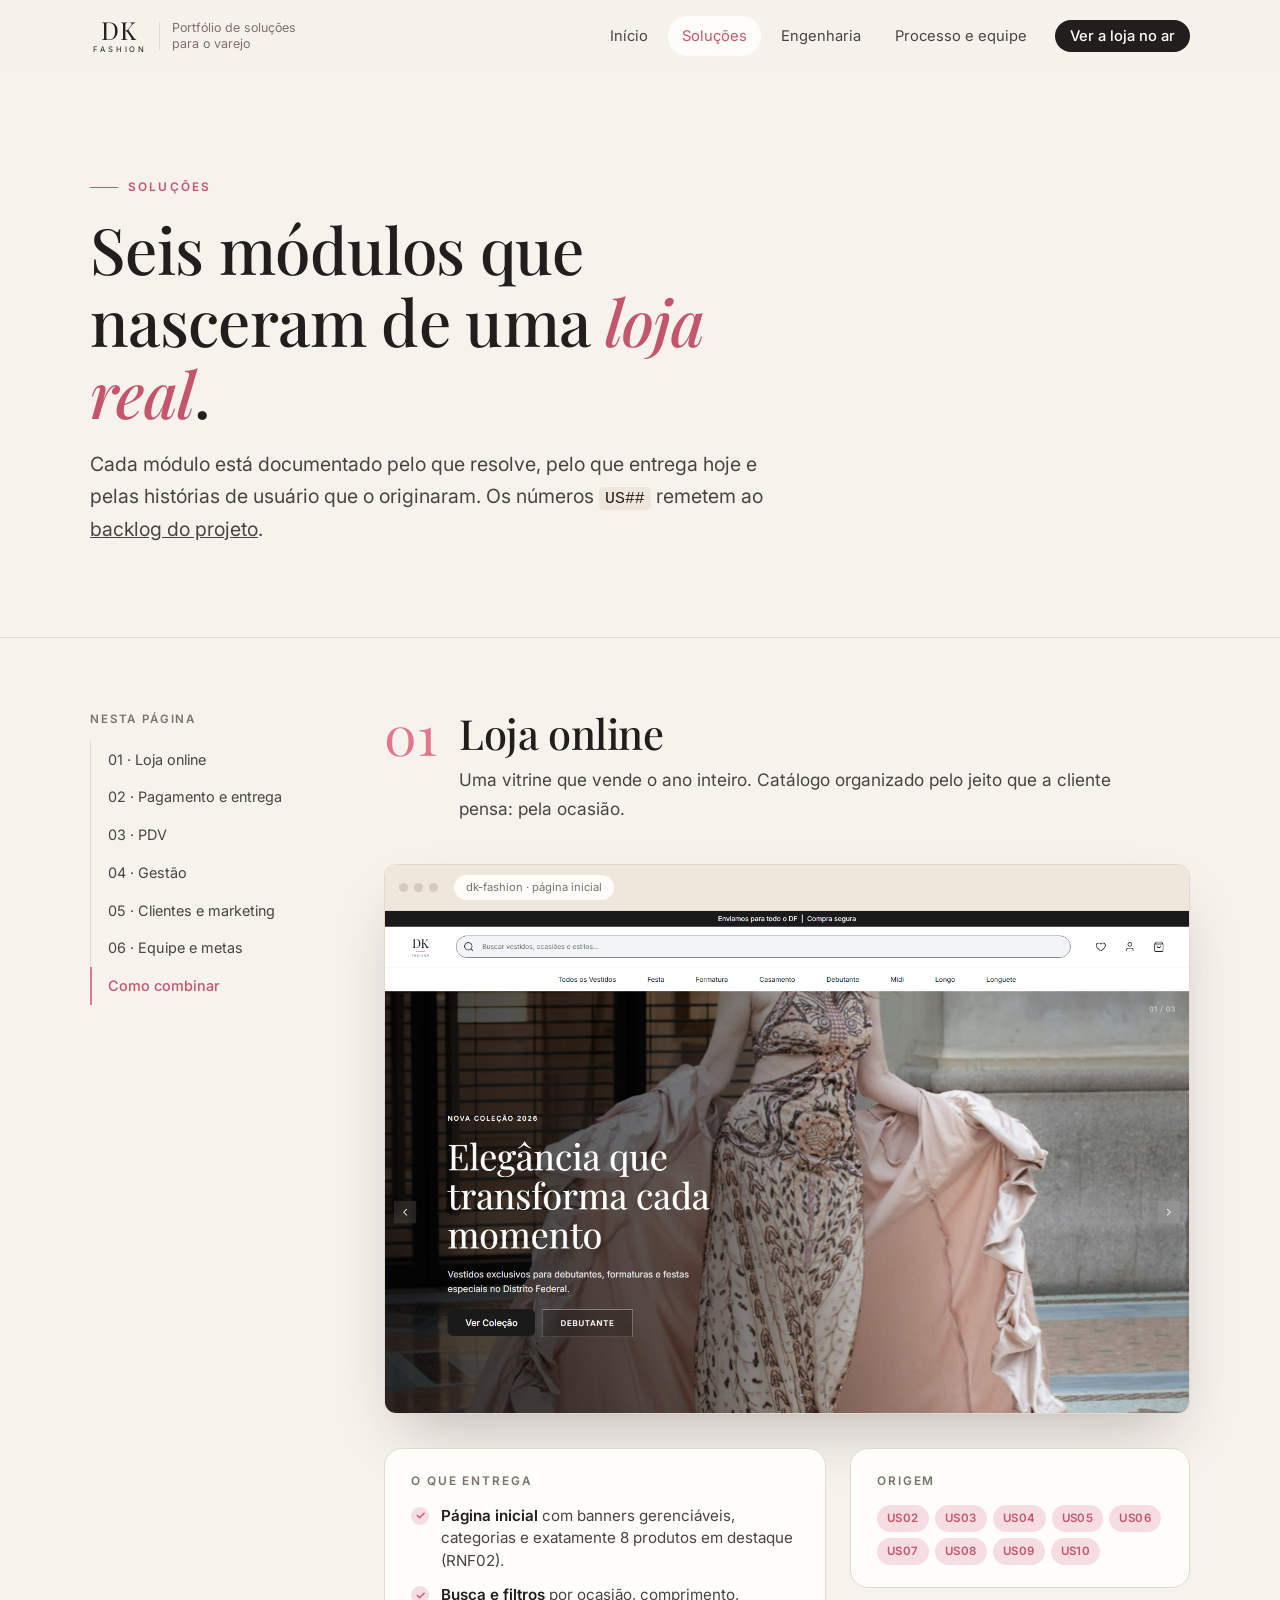
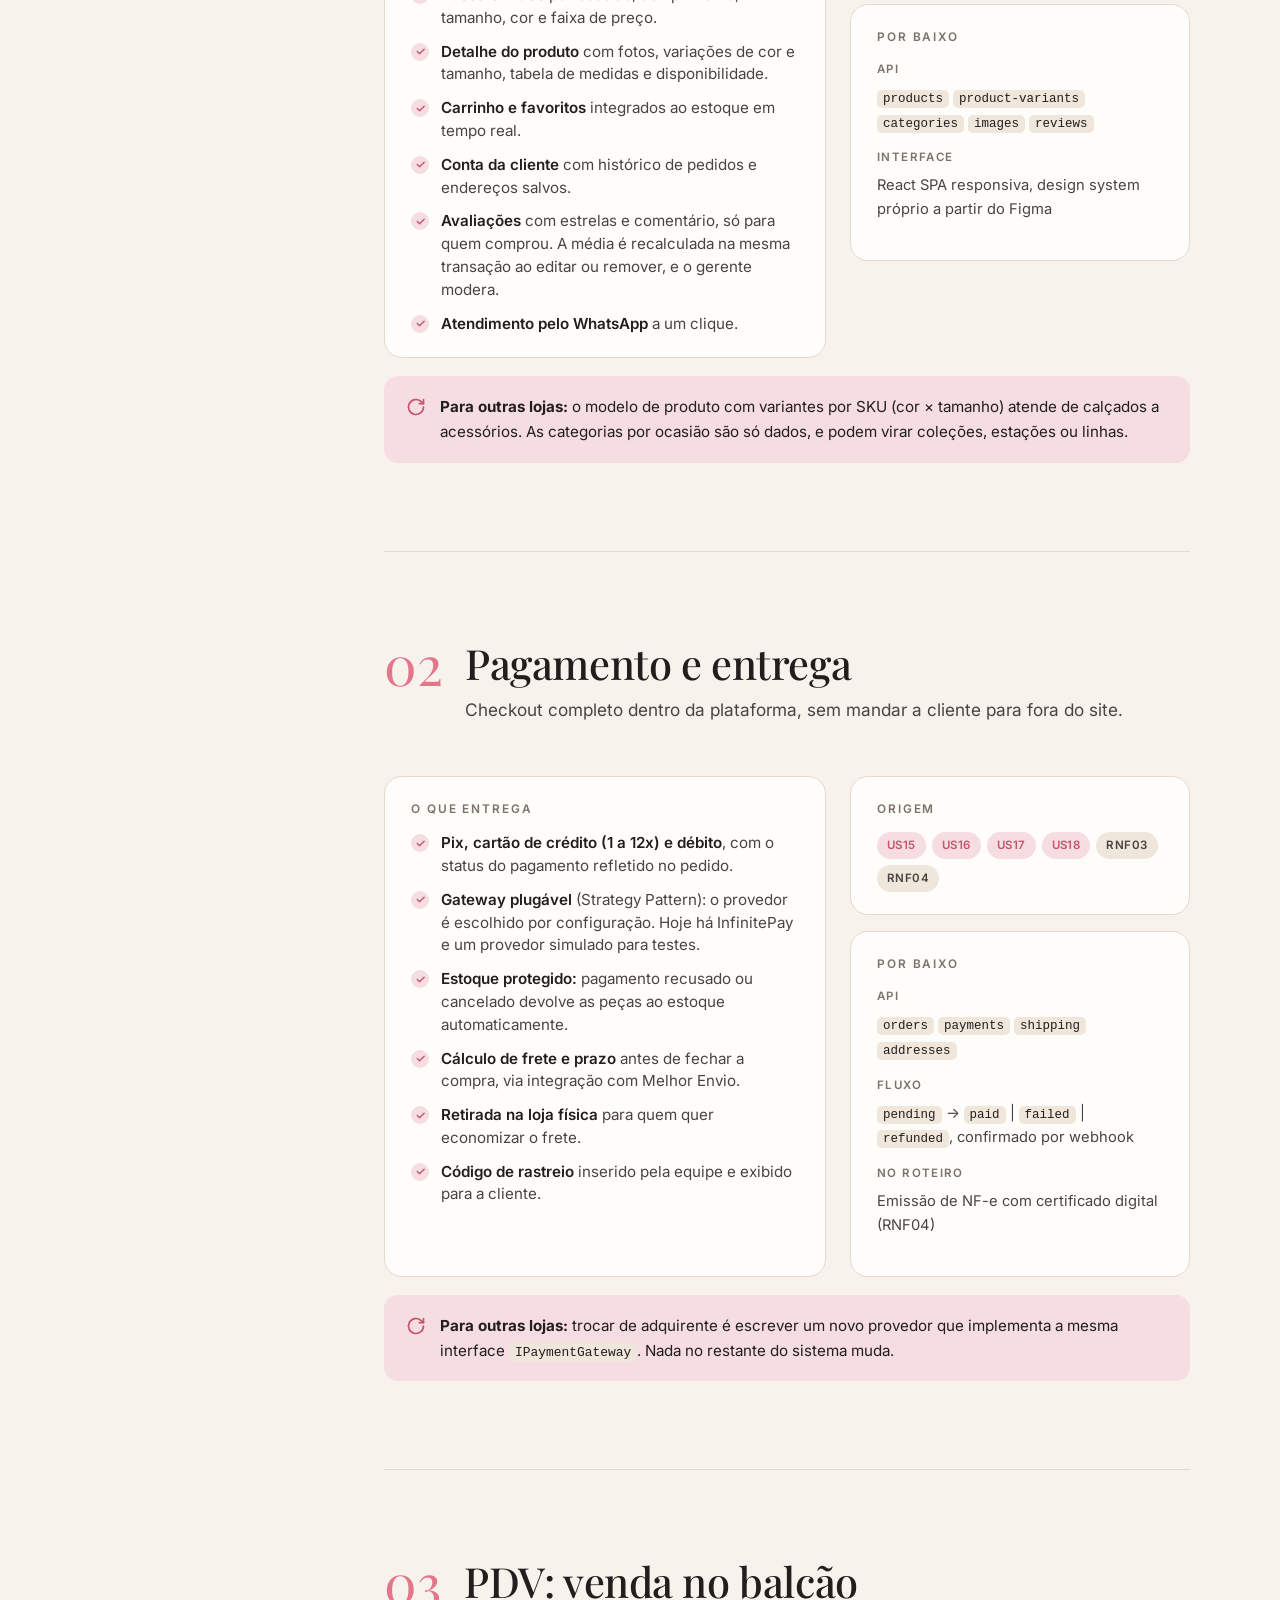
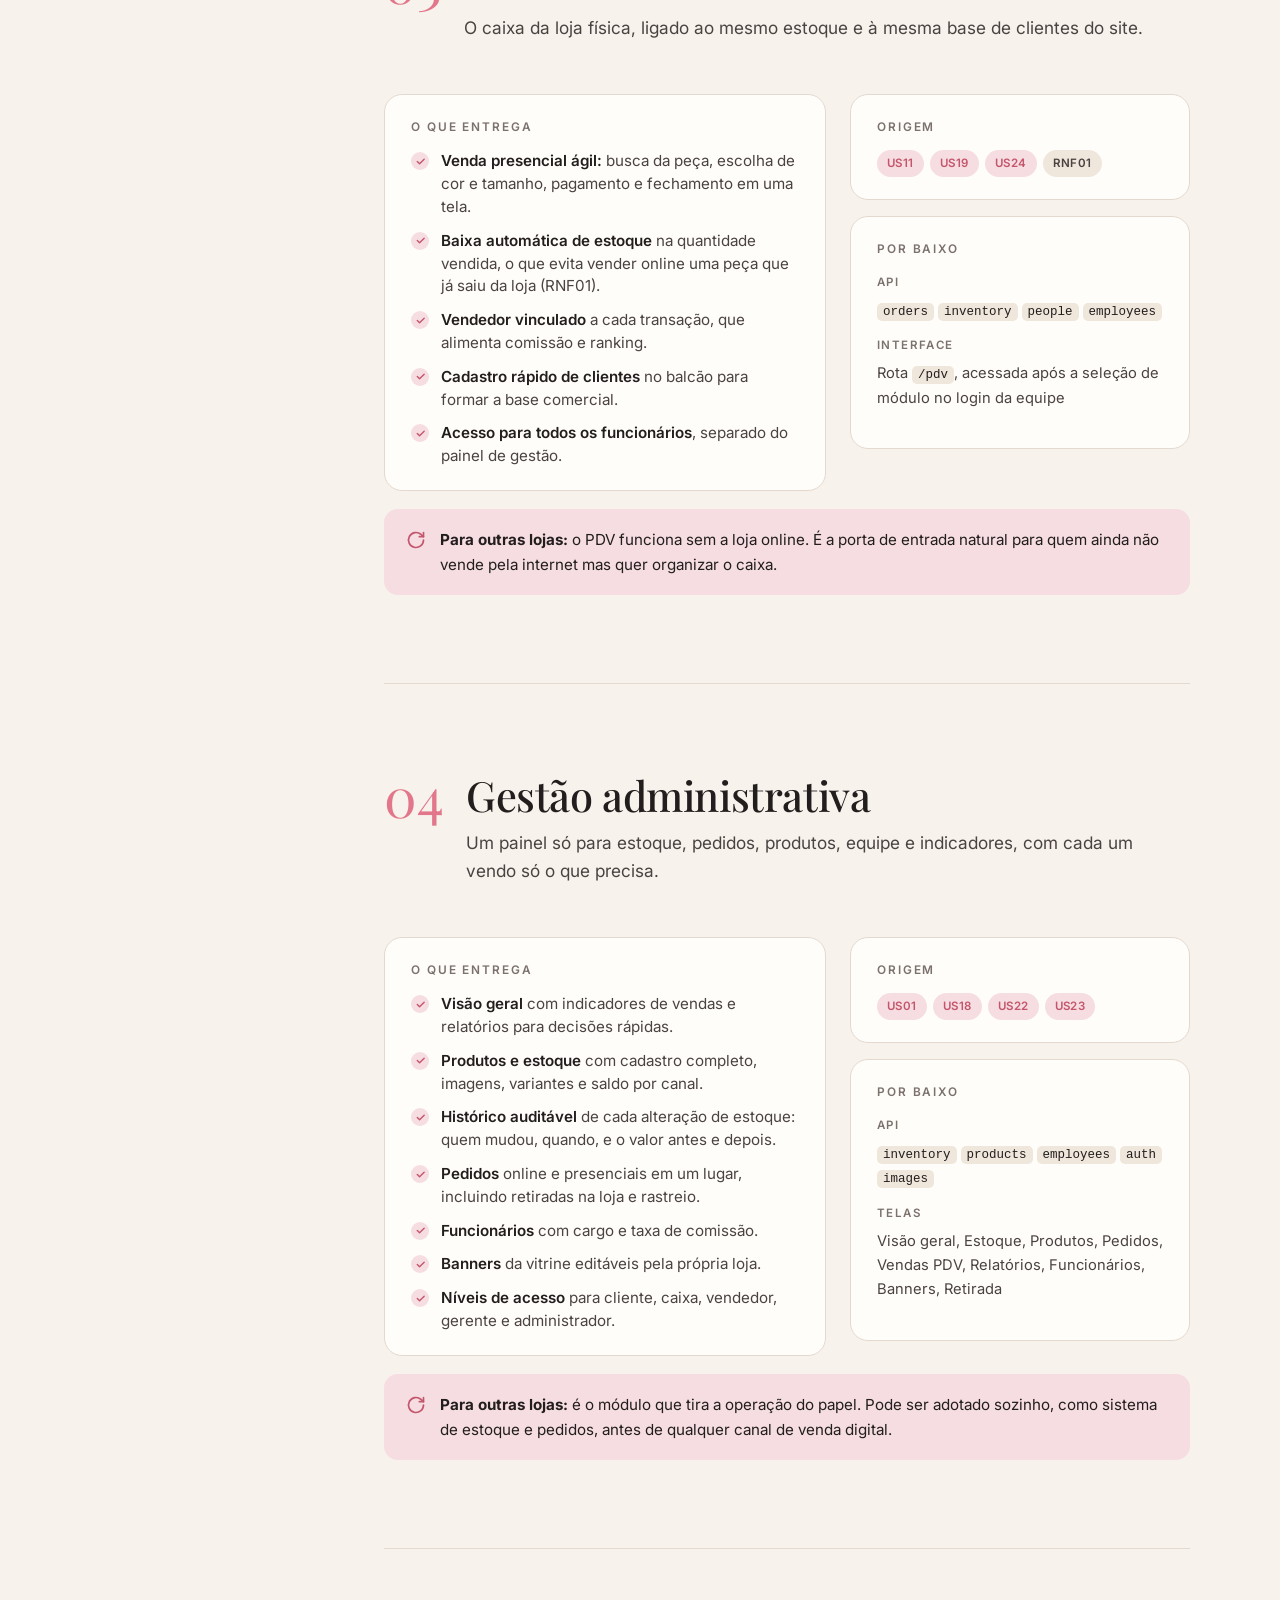
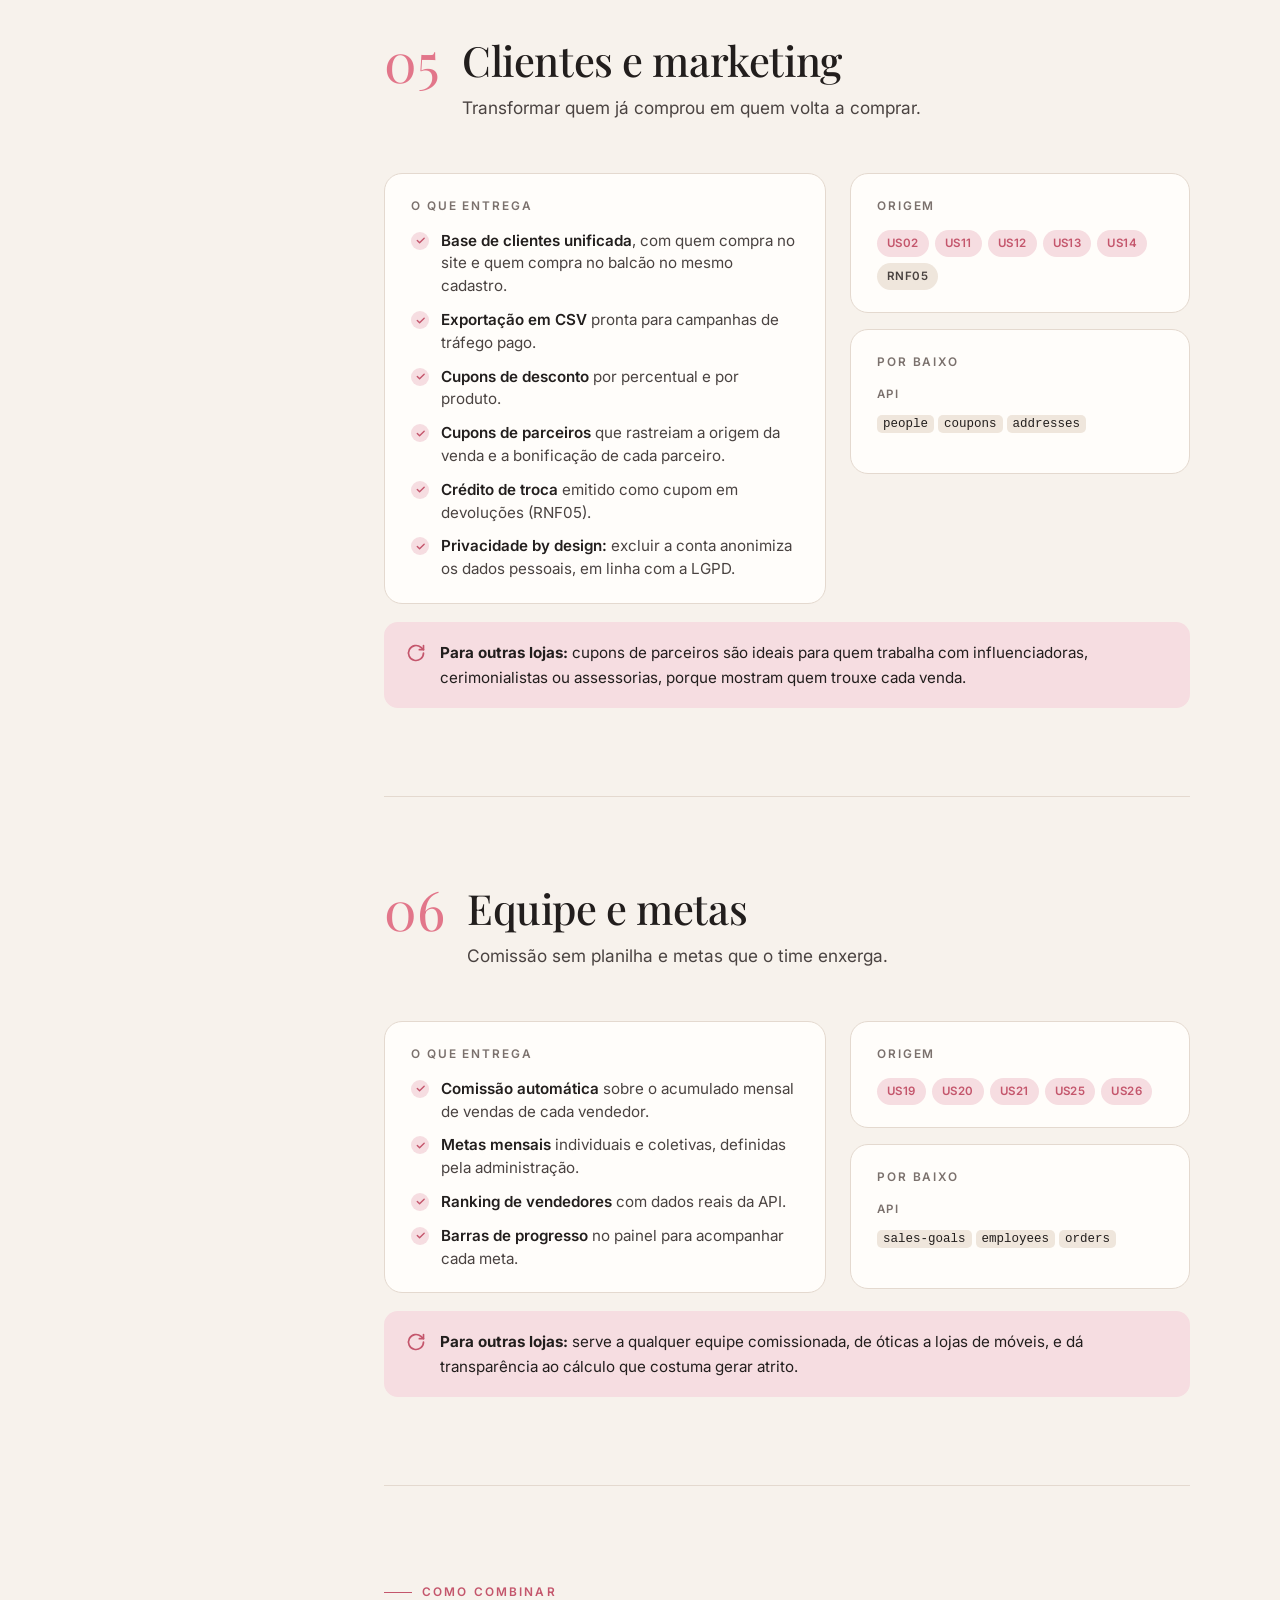
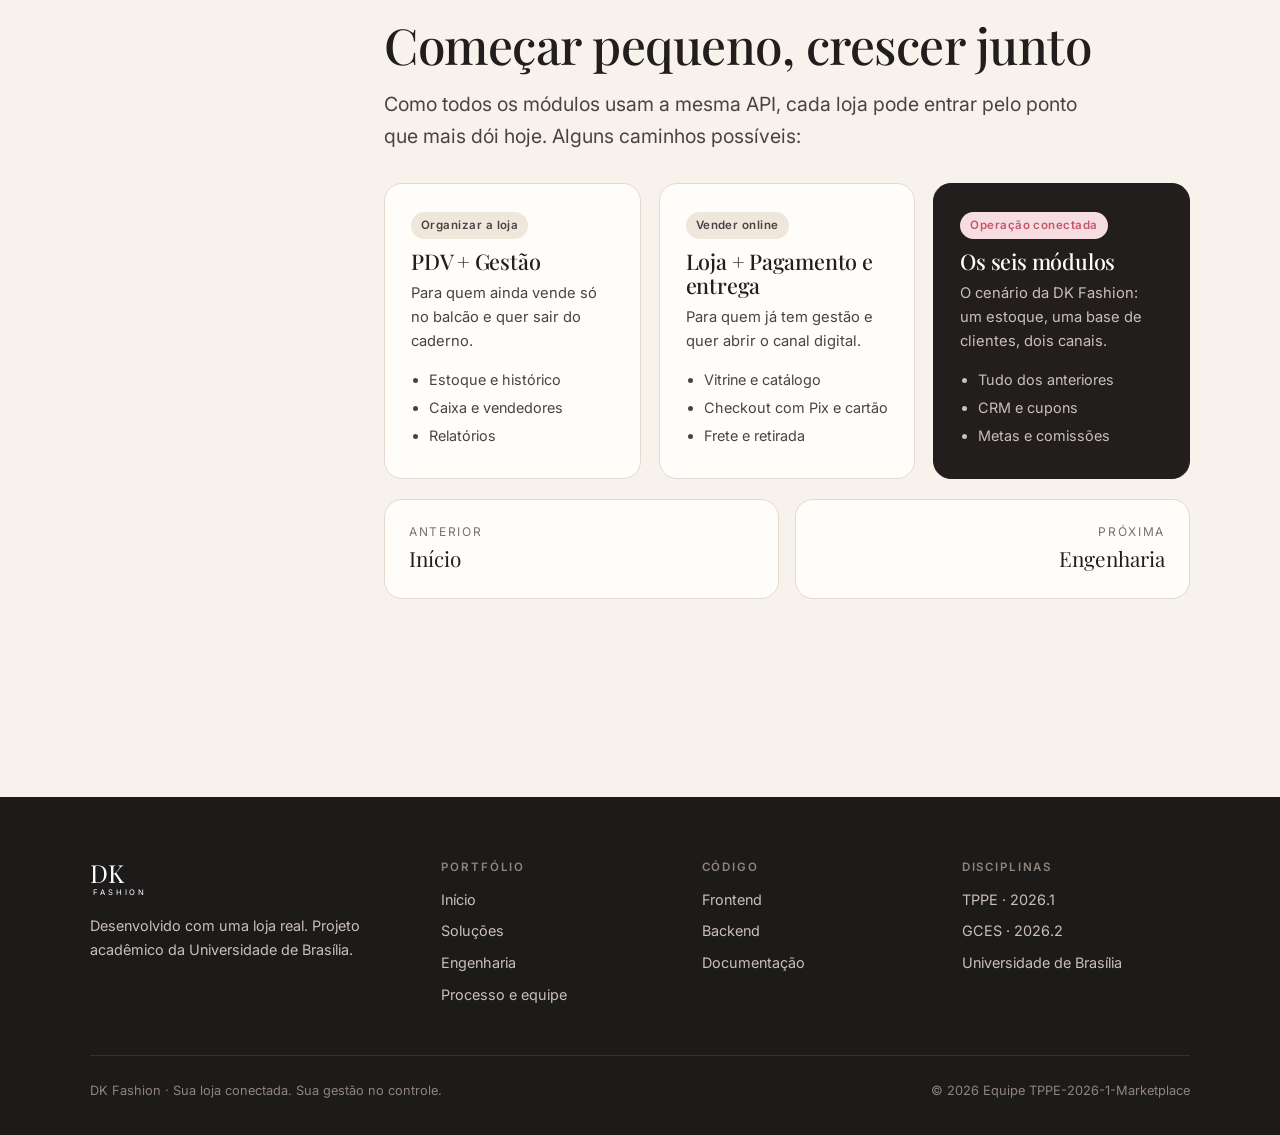
<file: solucoes.html>
<!doctype html>
<html lang="pt-BR">
<head>
  <meta charset="utf-8">
  <meta name="viewport" content="width=device-width, initial-scale=1">
  <title>Soluções — DK Fashion</title>
  <meta name="description" content="Os seis módulos do DK Fashion: loja online, pagamento e entrega, PDV, gestão administrativa, clientes e marketing, equipe e metas.">
  <meta name="theme-color" content="#f7f2ec">
  <link rel="icon" href="assets/img/dk-logo-mark.svg" type="image/svg+xml">
  <link rel="preconnect" href="https://fonts.googleapis.com">
  <link rel="preconnect" href="https://fonts.gstatic.com" crossorigin>
  <link href="https://fonts.googleapis.com/css2?family=Inter:wght@400;500;600&family=Playfair+Display:ital,wght@0,400;0,500;0,600;1,400;1,500&display=swap" rel="stylesheet">
  <link rel="stylesheet" href="assets/css/style.css">
</head>
<body>

<header class="site-header">
  <nav class="wrap nav" aria-label="Principal">
    <a class="brand" href="index.html" aria-label="DK Fashion — início">
      <span class="brand-mark">DK<small>FASHION</small></span>
      <span class="brand-sep" aria-hidden="true"></span>
      <span class="brand-sub">Portfólio de soluções<br>para o varejo</span>
    </a>
    <button class="nav-toggle" aria-label="Abrir menu" aria-expanded="false" aria-controls="menu">
      <svg viewBox="0 0 24 24" fill="none" stroke="currentColor" stroke-width="1.8" stroke-linecap="round"><path d="M4 7h16M4 12h16M4 17h16"/></svg>
    </button>
    <ul class="nav-links" id="menu">
      <li><a href="index.html">Início</a></li>
      <li><a href="solucoes.html" aria-current="page">Soluções</a></li>
      <li><a href="engenharia.html">Engenharia</a></li>
      <li><a href="processo.html">Processo e equipe</a></li>
      <li class="nav-cta"><a class="btn btn-dark btn-sm" href="https://marketplace-frontend-latest-wv05.onrender.com/" target="_blank" rel="noopener">Ver a loja no ar</a></li>
    </ul>
  </nav>
</header>

<main>
  <div class="page-hero">
    <div class="wrap">
      <span class="eyebrow">Soluções</span>
      <h1>Seis módulos que nasceram de uma <span class="rose">loja real</span>.</h1>
      <p class="lead">Cada módulo está documentado pelo que resolve, pelo que entrega hoje e pelas histórias de usuário que o originaram. Os números <span class="mono">US##</span> remetem ao <a href="https://github.com/TPPE-2026-1-Marketplace/documentacao/blob/main/docs/backlog.md" target="_blank" rel="noopener" style="text-decoration:underline">backlog do projeto</a>.</p>
    </div>
  </div>

  <div class="wrap docs">
    <aside class="toc" aria-label="Nesta página">
      <p>Nesta página</p>
      <ol>
        <li><a href="#loja">01 · Loja online</a></li>
        <li><a href="#checkout">02 · Pagamento e entrega</a></li>
        <li><a href="#pdv">03 · PDV</a></li>
        <li><a href="#gestao">04 · Gestão</a></li>
        <li><a href="#clientes">05 · Clientes e marketing</a></li>
        <li><a href="#equipe">06 · Equipe e metas</a></li>
        <li><a href="#combinar">Como combinar</a></li>
      </ol>
    </aside>

    <div class="docs-body">

      <!-- 01 LOJA -->
      <section id="loja">
        <div class="sol-head reveal">
          <span class="idx">01</span>
          <div>
            <h2>Loja online</h2>
            <p class="kicker">Uma vitrine que vende o ano inteiro. Catálogo organizado pelo jeito que a cliente pensa: pela ocasião.</p>
          </div>
        </div>
        <div class="browser shot reveal">
          <div class="browser-bar"><i></i><i></i><i></i><span>dk-fashion · página inicial</span></div>
          <img src="assets/img/telas/home.png" alt="Página inicial da loja DK Fashion com banner de nova coleção e menu por ocasião." loading="lazy">
        </div>
        <div class="sol-grid">
          <div class="panel reveal">
            <h4>O que entrega</h4>
            <ul class="checks">
              <li><span><b>Página inicial</b> com banners gerenciáveis, categorias e exatamente 8 produtos em destaque (RNF02).</span></li>
              <li><span><b>Busca e filtros</b> por ocasião, comprimento, tamanho, cor e faixa de preço.</span></li>
              <li><span><b>Detalhe do produto</b> com fotos, variações de cor e tamanho, tabela de medidas e disponibilidade.</span></li>
              <li><span><b>Carrinho e favoritos</b> integrados ao estoque em tempo real.</span></li>
              <li><span><b>Conta da cliente</b> com histórico de pedidos e endereços salvos.</span></li>
              <li><span><b>Avaliações</b> com estrelas e comentário, só para quem comprou. A média é recalculada na mesma transação ao editar ou remover, e o gerente modera.</span></li>
              <li><span><b>Atendimento pelo WhatsApp</b> a um clique.</span></li>
            </ul>
          </div>
          <div class="side-stack">
            <div class="panel reveal">
              <h4>Origem</h4>
              <div class="tags"><span class="tag">US02</span><span class="tag">US03</span><span class="tag">US04</span><span class="tag">US05</span><span class="tag">US06</span><span class="tag">US07</span><span class="tag">US08</span><span class="tag">US09</span><span class="tag">US10</span></div>
            </div>
            <div class="panel reveal">
              <h4>Por baixo</h4>
              <dl class="kv">
                <div><dt>API</dt><dd><code>products</code> <code>product-variants</code> <code>categories</code> <code>images</code> <code>reviews</code></dd></div>
                <div><dt>Interface</dt><dd>React SPA responsiva, design system próprio a partir do Figma</dd></div>
              </dl>
            </div>
          </div>
        </div>
        <div class="reuse reveal">
          <svg viewBox="0 0 24 24" fill="none" stroke="currentColor" stroke-width="2" stroke-linecap="round" stroke-linejoin="round"><path d="M21 12a9 9 0 1 1-3-6.7L21 8"/><path d="M21 3v5h-5"/></svg>
          <p><b>Para outras lojas:</b> o modelo de produto com variantes por SKU (cor × tamanho) atende de calçados a acessórios. As categorias por ocasião são só dados, e podem virar coleções, estações ou linhas.</p>
        </div>
      </section>

      <!-- 02 CHECKOUT -->
      <section id="checkout">
        <div class="sol-head reveal">
          <span class="idx">02</span>
          <div>
            <h2>Pagamento e entrega</h2>
            <p class="kicker">Checkout completo dentro da plataforma, sem mandar a cliente para fora do site.</p>
          </div>
        </div>
        <div class="sol-grid">
          <div class="panel reveal">
            <h4>O que entrega</h4>
            <ul class="checks">
              <li><span><b>Pix, cartão de crédito (1 a 12x) e débito</b>, com o status do pagamento refletido no pedido.</span></li>
              <li><span><b>Gateway plugável</b> (Strategy Pattern): o provedor é escolhido por configuração. Hoje há InfinitePay e um provedor simulado para testes.</span></li>
              <li><span><b>Estoque protegido:</b> pagamento recusado ou cancelado devolve as peças ao estoque automaticamente.</span></li>
              <li><span><b>Cálculo de frete e prazo</b> antes de fechar a compra, via integração com Melhor Envio.</span></li>
              <li><span><b>Retirada na loja física</b> para quem quer economizar o frete.</span></li>
              <li><span><b>Código de rastreio</b> inserido pela equipe e exibido para a cliente.</span></li>
            </ul>
          </div>
          <div class="side-stack">
            <div class="panel reveal">
              <h4>Origem</h4>
              <div class="tags"><span class="tag">US15</span><span class="tag">US16</span><span class="tag">US17</span><span class="tag">US18</span><span class="tag neutral">RNF03</span><span class="tag neutral">RNF04</span></div>
            </div>
            <div class="panel reveal">
              <h4>Por baixo</h4>
              <dl class="kv">
                <div><dt>API</dt><dd><code>orders</code> <code>payments</code> <code>shipping</code> <code>addresses</code></dd></div>
                <div><dt>Fluxo</dt><dd><code>pending</code> → <code>paid</code> | <code>failed</code> | <code>refunded</code>, confirmado por webhook</dd></div>
                <div><dt>No roteiro</dt><dd>Emissão de NF-e com certificado digital (RNF04)</dd></div>
              </dl>
            </div>
          </div>
        </div>
        <div class="reuse reveal">
          <svg viewBox="0 0 24 24" fill="none" stroke="currentColor" stroke-width="2" stroke-linecap="round" stroke-linejoin="round"><path d="M21 12a9 9 0 1 1-3-6.7L21 8"/><path d="M21 3v5h-5"/></svg>
          <p><b>Para outras lojas:</b> trocar de adquirente é escrever um novo provedor que implementa a mesma interface <code>IPaymentGateway</code>. Nada no restante do sistema muda.</p>
        </div>
      </section>

      <!-- 03 PDV -->
      <section id="pdv">
        <div class="sol-head reveal">
          <span class="idx">03</span>
          <div>
            <h2>PDV: venda no balcão</h2>
            <p class="kicker">O caixa da loja física, ligado ao mesmo estoque e à mesma base de clientes do site.</p>
          </div>
        </div>
        <div class="sol-grid">
          <div class="panel reveal">
            <h4>O que entrega</h4>
            <ul class="checks">
              <li><span><b>Venda presencial ágil:</b> busca da peça, escolha de cor e tamanho, pagamento e fechamento em uma tela.</span></li>
              <li><span><b>Baixa automática de estoque</b> na quantidade vendida, o que evita vender online uma peça que já saiu da loja (RNF01).</span></li>
              <li><span><b>Vendedor vinculado</b> a cada transação, que alimenta comissão e ranking.</span></li>
              <li><span><b>Cadastro rápido de clientes</b> no balcão para formar a base comercial.</span></li>
              <li><span><b>Acesso para todos os funcionários</b>, separado do painel de gestão.</span></li>
            </ul>
          </div>
          <div class="side-stack">
            <div class="panel reveal">
              <h4>Origem</h4>
              <div class="tags"><span class="tag">US11</span><span class="tag">US19</span><span class="tag">US24</span><span class="tag neutral">RNF01</span></div>
            </div>
            <div class="panel reveal">
              <h4>Por baixo</h4>
              <dl class="kv">
                <div><dt>API</dt><dd><code>orders</code> <code>inventory</code> <code>people</code> <code>employees</code></dd></div>
                <div><dt>Interface</dt><dd>Rota <code>/pdv</code>, acessada após a seleção de módulo no login da equipe</dd></div>
              </dl>
            </div>
          </div>
        </div>
        <div class="reuse reveal">
          <svg viewBox="0 0 24 24" fill="none" stroke="currentColor" stroke-width="2" stroke-linecap="round" stroke-linejoin="round"><path d="M21 12a9 9 0 1 1-3-6.7L21 8"/><path d="M21 3v5h-5"/></svg>
          <p><b>Para outras lojas:</b> o PDV funciona sem a loja online. É a porta de entrada natural para quem ainda não vende pela internet mas quer organizar o caixa.</p>
        </div>
      </section>

      <!-- 04 GESTÃO -->
      <section id="gestao">
        <div class="sol-head reveal">
          <span class="idx">04</span>
          <div>
            <h2>Gestão administrativa</h2>
            <p class="kicker">Um painel só para estoque, pedidos, produtos, equipe e indicadores, com cada um vendo só o que precisa.</p>
          </div>
        </div>
        <div class="sol-grid">
          <div class="panel reveal">
            <h4>O que entrega</h4>
            <ul class="checks">
              <li><span><b>Visão geral</b> com indicadores de vendas e relatórios para decisões rápidas.</span></li>
              <li><span><b>Produtos e estoque</b> com cadastro completo, imagens, variantes e saldo por canal.</span></li>
              <li><span><b>Histórico auditável</b> de cada alteração de estoque: quem mudou, quando, e o valor antes e depois.</span></li>
              <li><span><b>Pedidos</b> online e presenciais em um lugar, incluindo retiradas na loja e rastreio.</span></li>
              <li><span><b>Funcionários</b> com cargo e taxa de comissão.</span></li>
              <li><span><b>Banners</b> da vitrine editáveis pela própria loja.</span></li>
              <li><span><b>Níveis de acesso</b> para cliente, caixa, vendedor, gerente e administrador.</span></li>
            </ul>
          </div>
          <div class="side-stack">
            <div class="panel reveal">
              <h4>Origem</h4>
              <div class="tags"><span class="tag">US01</span><span class="tag">US18</span><span class="tag">US22</span><span class="tag">US23</span></div>
            </div>
            <div class="panel reveal">
              <h4>Por baixo</h4>
              <dl class="kv">
                <div><dt>API</dt><dd><code>inventory</code> <code>products</code> <code>employees</code> <code>auth</code> <code>images</code></dd></div>
                <div><dt>Telas</dt><dd>Visão geral, Estoque, Produtos, Pedidos, Vendas PDV, Relatórios, Funcionários, Banners, Retirada</dd></div>
              </dl>
            </div>
          </div>
        </div>
        <div class="reuse reveal">
          <svg viewBox="0 0 24 24" fill="none" stroke="currentColor" stroke-width="2" stroke-linecap="round" stroke-linejoin="round"><path d="M21 12a9 9 0 1 1-3-6.7L21 8"/><path d="M21 3v5h-5"/></svg>
          <p><b>Para outras lojas:</b> é o módulo que tira a operação do papel. Pode ser adotado sozinho, como sistema de estoque e pedidos, antes de qualquer canal de venda digital.</p>
        </div>
      </section>

      <!-- 05 CLIENTES -->
      <section id="clientes">
        <div class="sol-head reveal">
          <span class="idx">05</span>
          <div>
            <h2>Clientes e marketing</h2>
            <p class="kicker">Transformar quem já comprou em quem volta a comprar.</p>
          </div>
        </div>
        <div class="sol-grid">
          <div class="panel reveal">
            <h4>O que entrega</h4>
            <ul class="checks">
              <li><span><b>Base de clientes unificada</b>, com quem compra no site e quem compra no balcão no mesmo cadastro.</span></li>
              <li><span><b>Exportação em CSV</b> pronta para campanhas de tráfego pago.</span></li>
              <li><span><b>Cupons de desconto</b> por percentual e por produto.</span></li>
              <li><span><b>Cupons de parceiros</b> que rastreiam a origem da venda e a bonificação de cada parceiro.</span></li>
              <li><span><b>Crédito de troca</b> emitido como cupom em devoluções (RNF05).</span></li>
              <li><span><b>Privacidade by design:</b> excluir a conta anonimiza os dados pessoais, em linha com a LGPD.</span></li>
            </ul>
          </div>
          <div class="side-stack">
            <div class="panel reveal">
              <h4>Origem</h4>
              <div class="tags"><span class="tag">US02</span><span class="tag">US11</span><span class="tag">US12</span><span class="tag">US13</span><span class="tag">US14</span><span class="tag neutral">RNF05</span></div>
            </div>
            <div class="panel reveal">
              <h4>Por baixo</h4>
              <dl class="kv">
                <div><dt>API</dt><dd><code>people</code> <code>coupons</code> <code>addresses</code></dd></div>
              </dl>
            </div>
          </div>
        </div>
        <div class="reuse reveal">
          <svg viewBox="0 0 24 24" fill="none" stroke="currentColor" stroke-width="2" stroke-linecap="round" stroke-linejoin="round"><path d="M21 12a9 9 0 1 1-3-6.7L21 8"/><path d="M21 3v5h-5"/></svg>
          <p><b>Para outras lojas:</b> cupons de parceiros são ideais para quem trabalha com influenciadoras, cerimonialistas ou assessorias, porque mostram quem trouxe cada venda.</p>
        </div>
      </section>

      <!-- 06 EQUIPE -->
      <section id="equipe">
        <div class="sol-head reveal">
          <span class="idx">06</span>
          <div>
            <h2>Equipe e metas</h2>
            <p class="kicker">Comissão sem planilha e metas que o time enxerga.</p>
          </div>
        </div>
        <div class="sol-grid">
          <div class="panel reveal">
            <h4>O que entrega</h4>
            <ul class="checks">
              <li><span><b>Comissão automática</b> sobre o acumulado mensal de vendas de cada vendedor.</span></li>
              <li><span><b>Metas mensais</b> individuais e coletivas, definidas pela administração.</span></li>
              <li><span><b>Ranking de vendedores</b> com dados reais da API.</span></li>
              <li><span><b>Barras de progresso</b> no painel para acompanhar cada meta.</span></li>
            </ul>
          </div>
          <div class="side-stack">
            <div class="panel reveal">
              <h4>Origem</h4>
              <div class="tags"><span class="tag">US19</span><span class="tag">US20</span><span class="tag">US21</span><span class="tag">US25</span><span class="tag">US26</span></div>
            </div>
            <div class="panel reveal">
              <h4>Por baixo</h4>
              <dl class="kv">
                <div><dt>API</dt><dd><code>sales-goals</code> <code>employees</code> <code>orders</code></dd></div>
              </dl>
            </div>
          </div>
        </div>
        <div class="reuse reveal">
          <svg viewBox="0 0 24 24" fill="none" stroke="currentColor" stroke-width="2" stroke-linecap="round" stroke-linejoin="round"><path d="M21 12a9 9 0 1 1-3-6.7L21 8"/><path d="M21 3v5h-5"/></svg>
          <p><b>Para outras lojas:</b> serve a qualquer equipe comissionada, de óticas a lojas de móveis, e dá transparência ao cálculo que costuma gerar atrito.</p>
        </div>
      </section>

      <!-- COMBINAR -->
      <section id="combinar">
        <div class="reveal">
          <span class="eyebrow">Como combinar</span>
          <h2 style="margin-top:14px">Começar pequeno, crescer junto</h2>
          <p class="lead" style="margin-top:16px">Como todos os módulos usam a mesma API, cada loja pode entrar pelo ponto que mais dói hoje. Alguns caminhos possíveis:</p>
        </div>
        <div class="bundles">
          <div class="bundle reveal">
            <span class="tag neutral">Organizar a loja</span>
            <h3>PDV + Gestão</h3>
            <p>Para quem ainda vende só no balcão e quer sair do caderno.</p>
            <ul><li>Estoque e histórico</li><li>Caixa e vendedores</li><li>Relatórios</li></ul>
          </div>
          <div class="bundle reveal">
            <span class="tag neutral">Vender online</span>
            <h3>Loja + Pagamento e entrega</h3>
            <p>Para quem já tem gestão e quer abrir o canal digital.</p>
            <ul><li>Vitrine e catálogo</li><li>Checkout com Pix e cartão</li><li>Frete e retirada</li></ul>
          </div>
          <div class="bundle hl reveal">
            <span class="tag">Operação conectada</span>
            <h3>Os seis módulos</h3>
            <p>O cenário da DK Fashion: um estoque, uma base de clientes, dois canais.</p>
            <ul><li>Tudo dos anteriores</li><li>CRM e cupons</li><li>Metas e comissões</li></ul>
          </div>
        </div>

        <nav class="pager" aria-label="Navegação entre páginas">
          <a href="index.html"><small>Anterior</small><span>Início</span></a>
          <a class="next" href="engenharia.html"><small>Próxima</small><span>Engenharia</span></a>
        </nav>
      </section>

    </div>
  </div>
</main>

<footer class="site-footer">
  <div class="wrap">
    <div class="footer-grid">
      <div>
        <span class="brand-mark">DK<small>FASHION</small></span>
        <p style="margin-top:18px;max-width:34ch">Desenvolvido com uma loja real. Projeto acadêmico da Universidade de Brasília.</p>
      </div>
      <div>
        <h4>Portfólio</h4>
        <ul>
          <li><a href="index.html">Início</a></li>
          <li><a href="solucoes.html">Soluções</a></li>
          <li><a href="engenharia.html">Engenharia</a></li>
          <li><a href="processo.html">Processo e equipe</a></li>
        </ul>
      </div>
      <div>
        <h4>Código</h4>
        <ul>
          <li><a href="https://github.com/TPPE-2026-1-Marketplace/MarketPlace-Frontend" target="_blank" rel="noopener">Frontend</a></li>
          <li><a href="https://github.com/TPPE-2026-1-Marketplace/MarketPlace-Backend" target="_blank" rel="noopener">Backend</a></li>
          <li><a href="https://github.com/TPPE-2026-1-Marketplace/documentacao" target="_blank" rel="noopener">Documentação</a></li>
        </ul>
      </div>
      <div>
        <h4>Disciplinas</h4>
        <ul>
          <li>TPPE · 2026.1</li>
          <li>GCES · 2026.2</li>
          <li>Universidade de Brasília</li>
        </ul>
      </div>
    </div>
    <div class="footer-bottom">
      <span>DK Fashion · Sua loja conectada. Sua gestão no controle.</span>
      <span>© <span data-year>2026</span> Equipe TPPE-2026-1-Marketplace</span>
    </div>
  </div>
</footer>

<script src="assets/js/main.js"></script>
</body>
</html>
</file>
<file: assets/css/style.css>
/* DK Fashion — Portfólio
   Identidade derivada da apresentação e do folder: creme, rosa e serifada. */

:root {
  --cream: #f7f2ec;
  --cream-2: #efe6dc;
  --paper: #fffdfa;
  --ink: #221e1d;
  --ink-2: #4a4341;
  --muted: #7b716d;
  --line: #e4d9cf;
  --rose: #e2768a;
  --rose-deep: #c4566c;
  --rose-soft: #f6dde1;
  --blush: #f1d6cf;
  --gold: #b9925e;
  --night: #1d1a1a;

  --serif: "Playfair Display", Georgia, "Times New Roman", serif;
  --sans: "Inter", system-ui, -apple-system, "Segoe UI", Roboto, sans-serif;

  --radius: 18px;
  --radius-sm: 10px;
  --shadow: 0 1px 2px rgba(34, 30, 29, .04), 0 12px 32px -12px rgba(34, 30, 29, .18);
  --shadow-lg: 0 30px 60px -20px rgba(34, 30, 29, .28);
  --wrap: 1180px;
  --gutter: clamp(16px, 4vw, 40px);
}

*, *::before, *::after { box-sizing: border-box; }
html { scroll-behavior: smooth; -webkit-text-size-adjust: 100%; }
body {
  margin: 0;
  background: var(--cream);
  color: var(--ink);
  font-family: var(--sans);
  font-size: 16px;
  line-height: 1.65;
  -webkit-font-smoothing: antialiased;
  overflow-x: hidden;
}
img { max-width: 100%; display: block; }
a { color: inherit; text-decoration: none; }
p { margin: 0 0 1em; }
h1, h2, h3, h4 { font-family: var(--serif); font-weight: 500; line-height: 1.12; margin: 0; letter-spacing: -.01em; }
h1 { font-size: clamp(2.5rem, 6vw, 4.6rem); }
h2 { font-size: clamp(2rem, 4vw, 3.1rem); }
h3 { font-size: clamp(1.35rem, 2.2vw, 1.7rem); }
em.rose, .rose { color: var(--rose-deep); font-style: italic; }
::selection { background: var(--rose-soft); }
:focus-visible { outline: 2px solid var(--rose-deep); outline-offset: 3px; border-radius: 4px; }

.wrap { width: 100%; max-width: var(--wrap); margin: 0 auto; padding: 0 var(--gutter); }

/* ---------- Header ---------- */
.site-header {
  position: sticky; top: 0; z-index: 50;
  background: rgba(247, 242, 236, .86);
  backdrop-filter: saturate(1.4) blur(14px);
  -webkit-backdrop-filter: saturate(1.4) blur(14px);
  border-bottom: 1px solid transparent;
  transition: border-color .3s;
}
.site-header.scrolled { border-bottom-color: var(--line); }
.nav { display: flex; align-items: center; justify-content: space-between; height: 72px; gap: 24px; }
.brand { display: flex; align-items: center; gap: 12px; }
.brand-mark {
  font-family: var(--serif); font-size: 1.55rem; line-height: 1; letter-spacing: .02em;
  display: flex; flex-direction: column; align-items: center;
}
.brand-mark small { font-family: var(--sans); font-size: .48rem; letter-spacing: .38em; margin-top: 3px; padding-left: .38em; }
.brand-sep { width: 1px; height: 28px; background: var(--line); }
.brand-sub { font-size: .78rem; color: var(--muted); line-height: 1.3; }
.nav-links { display: flex; align-items: center; gap: 6px; list-style: none; margin: 0; padding: 0; }
.nav-links a {
  display: block; padding: 8px 14px; border-radius: 999px; font-size: .92rem; color: var(--ink-2);
  transition: background .2s, color .2s;
}
.nav-links a:hover { background: var(--paper); color: var(--ink); }
.nav-links a[aria-current="page"] { color: var(--rose-deep); background: var(--paper); }
.nav-cta { margin-left: 8px; }
.nav-links .nav-cta a.btn-dark, .nav-links .nav-cta a.btn-dark:hover { color: var(--paper); background: var(--ink); }
.nav-toggle { display: none; background: none; border: 0; padding: 8px; cursor: pointer; color: var(--ink); }
.nav-toggle svg { width: 26px; height: 26px; }

@media (max-width: 880px) {
  .brand-sep, .brand-sub { display: none; }
  .nav-toggle { display: block; }
  .nav-links {
    position: absolute; top: 72px; left: 0; right: 0;
    flex-direction: column; align-items: stretch; gap: 0;
    background: var(--cream); border-bottom: 1px solid var(--line);
    padding: 8px var(--gutter) 20px;
    display: none;
  }
  .nav-links.open { display: flex; }
  .nav-links a { padding: 14px 4px; border-radius: 0; border-bottom: 1px solid var(--line); }
  .nav-cta { margin: 14px 0 0; }
  .nav-cta .btn { width: 100%; justify-content: center; }
}

/* ---------- Buttons ---------- */
.btn {
  display: inline-flex; align-items: center; gap: 10px;
  padding: 13px 24px; border-radius: 999px;
  font-size: .95rem; font-weight: 500; line-height: 1;
  border: 1px solid transparent; cursor: pointer;
  transition: transform .2s, background .2s, color .2s, box-shadow .2s, border-color .2s;
}
.btn svg { width: 16px; height: 16px; transition: transform .2s; }
.btn:hover svg { transform: translateX(3px); }
.btn-dark { background: var(--ink); color: var(--paper); }
.btn-dark:hover { background: #000; box-shadow: var(--shadow); }
.btn-rose { background: var(--rose); color: #fff; }
.btn-rose:hover { background: var(--rose-deep); }
.btn-ghost { border-color: var(--ink); color: var(--ink); }
.btn-ghost:hover { background: var(--ink); color: var(--paper); }
.btn-sm { padding: 10px 18px; font-size: .88rem; }

/* ---------- Common ---------- */
.eyebrow {
  display: inline-flex; align-items: center; gap: 10px;
  font-size: .74rem; font-weight: 600; letter-spacing: .18em; text-transform: uppercase; color: var(--rose-deep);
}
.eyebrow::before { content: ""; width: 28px; height: 1px; background: currentColor; }
.rule { width: 64px; height: 2px; background: var(--rose); border: 0; margin: 22px 0; }
.lead { font-size: clamp(1.05rem, 1.6vw, 1.22rem); color: var(--ink-2); max-width: 60ch; }
.muted { color: var(--muted); }
section { padding: clamp(64px, 10vw, 120px) 0; }
.section-head { max-width: 760px; margin-bottom: clamp(36px, 5vw, 60px); }
.section-head h2 { margin-top: 14px; }
.section-head .lead { margin-top: 18px; }
.center { text-align: center; margin-left: auto; margin-right: auto; }
.center .eyebrow::after { content: ""; width: 28px; height: 1px; background: currentColor; }
.bg-paper { background: var(--paper); }
.bg-night { background: var(--night); color: #f3ece6; }
.bg-night .lead, .bg-night .muted { color: #bdb2ab; }
.bg-night .eyebrow { color: #f0a3b0; }

.reveal { opacity: 0; transform: translateY(24px); transition: opacity .8s ease, transform .8s ease; }
.reveal.in { opacity: 1; transform: none; }
@media (prefers-reduced-motion: reduce) {
  .reveal { opacity: 1; transform: none; transition: none; }
  html { scroll-behavior: auto; }
}

.tag {
  display: inline-block; font-size: .72rem; font-weight: 600; letter-spacing: .04em;
  padding: 4px 10px; border-radius: 999px; background: var(--rose-soft); color: var(--rose-deep);
}
.tag.neutral { background: var(--cream-2); color: var(--ink-2); }
.tag.dark { background: var(--ink); color: var(--paper); }
.tags { display: flex; flex-wrap: wrap; gap: 6px; }

/* ---------- Hero ---------- */
.hero { padding: clamp(40px, 7vw, 90px) 0 clamp(60px, 8vw, 110px); position: relative; overflow: hidden; }
.hero-grid { display: grid; grid-template-columns: 1.05fr 1fr; gap: clamp(32px, 5vw, 72px); align-items: center; }
.hero h1 { margin-top: 18px; }
.hero h1 .rose { font-weight: 400; }
.hero .lead { margin-top: 4px; }
.hero-actions { display: flex; flex-wrap: wrap; gap: 12px; margin-top: 32px; }
.hero-meta { display: flex; flex-wrap: wrap; gap: 26px; margin-top: 44px; padding-top: 26px; border-top: 1px solid var(--line); }
.hero-meta div { font-size: .82rem; color: var(--muted); line-height: 1.4; }
.hero-meta strong { display: block; font-family: var(--serif); font-size: 1.5rem; font-weight: 500; color: var(--ink); }

.hero-visual { position: relative; min-height: 520px; }
.hero-arch {
  position: absolute; right: 0; top: 0; width: 72%; height: 100%;
  border-radius: 999px 999px var(--radius) var(--radius);
  overflow: hidden; background: var(--blush);
  box-shadow: var(--shadow-lg);
}
.hero-arch img { width: 100%; height: 100%; object-fit: cover; object-position: center 20%; }
.hero-block {
  position: absolute; left: 6%; bottom: -30px; width: 46%; height: 130px;
  background: var(--rose); border-radius: 4px; z-index: -1;
}
.browser {
  background: var(--paper); border-radius: 12px; overflow: hidden;
  box-shadow: var(--shadow-lg); border: 1px solid var(--line);
}
.browser-bar { display: flex; align-items: center; gap: 6px; padding: 10px 14px; background: var(--cream-2); border-bottom: 1px solid var(--line); }
.browser-bar i { width: 9px; height: 9px; border-radius: 50%; background: #d8c9bd; display: block; }
.browser-bar span { margin-left: 10px; font-size: .7rem; color: var(--muted); background: var(--paper); padding: 3px 12px; border-radius: 999px; white-space: nowrap; overflow: hidden; text-overflow: ellipsis; }
.hero-visual .browser { position: absolute; left: 0; bottom: 40px; width: 70%; }
.float-card {
  position: absolute; right: -8px; top: 60px; background: var(--paper); border-radius: 14px;
  padding: 14px 18px; box-shadow: var(--shadow); font-size: .82rem; line-height: 1.35; border: 1px solid var(--line);
}
.float-card strong { display: block; font-family: var(--serif); font-size: 1.05rem; font-weight: 500; }
.float-card .dot { display: inline-block; width: 8px; height: 8px; border-radius: 50%; background: #5bb37f; margin-right: 6px; }

@media (max-width: 920px) {
  .hero-grid { grid-template-columns: 1fr; }
  .hero-visual { min-height: 420px; margin-top: 12px; }
}
@media (max-width: 520px) {
  .hero-visual { min-height: 340px; }
  .hero-visual .browser { width: 82%; bottom: 20px; }
  .float-card { top: 18px; right: 0; }
}

/* ---------- Problem ---------- */
.problem-grid { display: grid; grid-template-columns: repeat(3, 1fr); gap: 20px; }
.problem-card { background: var(--paper); border: 1px solid var(--line); border-radius: var(--radius); padding: 28px; }
.problem-card .num { font-family: var(--serif); font-size: 2.6rem; color: var(--rose); line-height: 1; }
.problem-card h3 { margin: 14px 0 8px; font-size: 1.3rem; }
.problem-card p { color: var(--ink-2); margin: 0; font-size: .95rem; }
.impact { display: flex; flex-wrap: wrap; align-items: center; gap: 14px 22px; margin-top: 26px; font-size: .95rem; color: var(--ink-2); }
.impact b { font-size: .72rem; letter-spacing: .18em; text-transform: uppercase; color: var(--rose-deep); }
@media (max-width: 780px) { .problem-grid { grid-template-columns: 1fr; } }

/* ---------- Showcase concept ---------- */
.concept { display: grid; grid-template-columns: 1fr 1.1fr; gap: clamp(32px, 6vw, 80px); align-items: center; }
.concept-points { list-style: none; padding: 0; margin: 28px 0 0; display: grid; gap: 18px; }
.concept-points li { display: grid; grid-template-columns: 40px 1fr; gap: 14px; }
.concept-points .ic { width: 40px; height: 40px; border-radius: 50%; background: var(--rose-soft); color: var(--rose-deep); display: grid; place-items: center; }
.concept-points .ic svg { width: 18px; height: 18px; }
.concept-points h4 { font-family: var(--sans); font-weight: 600; font-size: 1rem; margin: 6px 0 2px; letter-spacing: 0; }
.concept-points p { margin: 0; color: var(--ink-2); font-size: .94rem; }
.orbit { position: relative; aspect-ratio: 1; max-width: 520px; margin: 0 auto; width: 100%; }
.orbit svg { width: 100%; height: 100%; overflow: visible; }
.orbit text { font-family: var(--sans); }
@media (max-width: 880px) { .concept { grid-template-columns: 1fr; } }

/* ---------- Modules grid ---------- */
.modules { display: grid; grid-template-columns: repeat(3, 1fr); gap: 20px; }
.module {
  position: relative; display: flex; flex-direction: column;
  background: var(--paper); border: 1px solid var(--line); border-radius: var(--radius);
  padding: 30px 28px 26px; transition: transform .3s, box-shadow .3s, border-color .3s;
}
.module:hover { transform: translateY(-4px); box-shadow: var(--shadow); border-color: transparent; }
.module .idx { font-family: var(--serif); font-size: 2.1rem; color: var(--rose); line-height: 1; }
.module h3 { margin: 18px 0 10px; }
.module p { color: var(--ink-2); font-size: .95rem; flex: 1; }
.module .more { display: inline-flex; align-items: center; gap: 8px; font-size: .88rem; font-weight: 600; margin-top: 8px; }
.module .more svg { width: 14px; height: 14px; transition: transform .2s; }
.module:hover .more svg { transform: translateX(4px); }
.module.featured { background: var(--ink); color: var(--paper); border-color: var(--ink); }
.module.featured p { color: #cbbfb8; }
.module.featured .idx { color: #f0a3b0; }
@media (max-width: 960px) { .modules { grid-template-columns: repeat(2, 1fr); } }
@media (max-width: 620px) { .modules { grid-template-columns: 1fr; } }

/* ---------- Stats ---------- */
.stats { display: grid; grid-template-columns: repeat(4, 1fr); gap: 1px; background: rgba(255,255,255,.1); border-radius: var(--radius); overflow: hidden; }
.stat { background: var(--night); padding: 34px 26px; }
.stat .val { font-family: var(--serif); font-size: clamp(2.4rem, 4.5vw, 3.4rem); line-height: 1; color: #fff; }
.stat .val small { font-size: .5em; color: #f0a3b0; margin-left: 2px; }
.stat .lbl { margin-top: 12px; font-size: .9rem; color: #bdb2ab; line-height: 1.45; }
@media (max-width: 860px) { .stats { grid-template-columns: repeat(2, 1fr); } }

/* ---------- Gallery ---------- */
.gallery { display: grid; grid-template-columns: 1.4fr 1fr; gap: 24px; align-items: start; }
.gallery figure { margin: 0; }
.gallery figcaption { font-size: .85rem; color: var(--muted); margin-top: 12px; }
.gallery .stack { display: grid; gap: 24px; }
.occasions { display: grid; grid-template-columns: repeat(4, 1fr); gap: 14px; margin-top: 24px; }
.occasion { position: relative; border-radius: 14px; overflow: hidden; aspect-ratio: 3/4; background: var(--blush); }
.occasion img { width: 100%; height: 100%; object-fit: cover; transition: transform .6s; }
.occasion:hover img { transform: scale(1.05); }
.occasion::after { content: ""; position: absolute; inset: 50% 0 0; background: linear-gradient(transparent, rgba(0,0,0,.55)); }
.occasion span { position: absolute; left: 10px; right: 8px; bottom: 10px; z-index: 1; color: #fff; font-family: var(--serif); font-size: clamp(.82rem, 1.1vw, 1.02rem); line-height: 1.2; }
@media (max-width: 860px) { .gallery { grid-template-columns: 1fr; } .occasions { grid-template-columns: repeat(2, 1fr); } }

/* ---------- Audience ---------- */
.audience { display: grid; grid-template-columns: repeat(3, 1fr); gap: 20px; }
.aud { padding: 26px 0; border-top: 1px solid var(--ink); }
.aud h3 { font-size: 1.3rem; margin-bottom: 10px; }
.aud p { color: var(--ink-2); font-size: .95rem; margin: 0; }
@media (max-width: 780px) { .audience { grid-template-columns: 1fr; } }

/* ---------- CTA ---------- */
.cta {
  position: relative; overflow: hidden;
  background: var(--rose-soft); border-radius: 28px;
  padding: clamp(40px, 7vw, 80px); display: grid; grid-template-columns: 1.3fr 1fr; gap: 40px; align-items: center;
}
.cta h2 { font-size: clamp(2rem, 4vw, 3rem); }
.cta-links { display: grid; gap: 10px; }
.cta-links a {
  display: flex; align-items: center; justify-content: space-between; gap: 14px;
  background: var(--paper); padding: 16px 20px; border-radius: 14px; font-weight: 500; font-size: .95rem;
  transition: transform .2s, box-shadow .2s;
}
.cta-links a:hover { transform: translateX(4px); box-shadow: var(--shadow); }
.cta-links a small { display: block; font-weight: 400; color: var(--muted); font-size: .8rem; }
.cta-links svg { width: 16px; height: 16px; flex: none; }
@media (max-width: 820px) { .cta { grid-template-columns: 1fr; } }

/* ---------- Page hero (inner pages) ---------- */
.page-hero { padding: clamp(48px, 8vw, 96px) 0 clamp(40px, 6vw, 72px); border-bottom: 1px solid var(--line); }
.page-hero h1 { font-size: clamp(2.4rem, 5.4vw, 4rem); margin-top: 16px; max-width: 18ch; }
.page-hero .lead { margin-top: 20px; }

/* ---------- Docs layout ---------- */
.docs { display: grid; grid-template-columns: 230px minmax(0, 1fr); gap: clamp(32px, 5vw, 72px); padding-top: clamp(40px, 6vw, 72px); padding-bottom: clamp(64px, 9vw, 110px); }
.docs-body { min-width: 0; }
.toc { position: sticky; top: 96px; align-self: start; font-size: .9rem; }
.toc p { font-size: .72rem; font-weight: 600; letter-spacing: .16em; text-transform: uppercase; color: var(--muted); margin-bottom: 12px; }
.toc ol { list-style: none; padding: 0; margin: 0; border-left: 1px solid var(--line); }
.toc a { display: block; padding: 7px 0 7px 16px; margin-left: -1px; border-left: 2px solid transparent; color: var(--ink-2); transition: color .2s, border-color .2s; }
.toc a:hover { color: var(--ink); }
.toc a.active { color: var(--rose-deep); border-left-color: var(--rose); font-weight: 500; }
.docs-body > section { padding: 0 0 clamp(56px, 8vw, 88px); scroll-margin-top: 96px; }
.docs-body > section + section { padding-top: clamp(56px, 8vw, 88px); border-top: 1px solid var(--line); }
@media (max-width: 900px) {
  .docs { grid-template-columns: minmax(0, 1fr); }
  .toc { position: static; }
  .toc ol { display: flex; flex-wrap: wrap; gap: 8px; border: 0; }
  .toc a { border: 1px solid var(--line); border-radius: 999px; padding: 6px 14px; margin: 0; background: var(--paper); }
  .toc a.active { border-color: var(--rose); }
}

/* Solution blocks */
.sol-head { display: grid; grid-template-columns: auto 1fr; gap: 22px; align-items: start; }
.sol-head .idx { font-family: var(--serif); font-size: 3.4rem; line-height: .9; color: var(--rose); }
.sol-head h2 { font-size: clamp(1.9rem, 3.4vw, 2.6rem); }
.sol-head .kicker { margin-top: 10px; color: var(--ink-2); font-size: 1.08rem; max-width: 62ch; }
.sol-grid { display: grid; grid-template-columns: 1.3fr 1fr; gap: 24px; margin-top: 34px; }
.panel { background: var(--paper); border: 1px solid var(--line); border-radius: var(--radius); padding: 26px 26px 22px; }
.panel h4 { font-family: var(--sans); font-size: .74rem; font-weight: 600; letter-spacing: .16em; text-transform: uppercase; color: var(--muted); margin-bottom: 16px; }
.checks { list-style: none; padding: 0; margin: 0; display: grid; gap: 11px; }
.checks li { display: grid; grid-template-columns: 20px 1fr; gap: 10px; font-size: .95rem; color: var(--ink-2); line-height: 1.5; }
.checks li::before {
  content: ""; width: 18px; height: 18px; margin-top: 2px; border-radius: 50%;
  background: var(--rose-soft) url("data:image/svg+xml,%3Csvg xmlns='http://www.w3.org/2000/svg' viewBox='0 0 24 24' fill='none' stroke='%23c4566c' stroke-width='3' stroke-linecap='round' stroke-linejoin='round'%3E%3Cpath d='M5 12l5 5L20 7'/%3E%3C/svg%3E") center/11px no-repeat;
}
.checks li b { color: var(--ink); font-weight: 600; }
.side-stack { display: grid; gap: 16px; align-content: start; }
.kv { display: grid; gap: 14px; }
.kv div { font-size: .92rem; color: var(--ink-2); }
.kv dt { font-size: .72rem; font-weight: 600; letter-spacing: .12em; text-transform: uppercase; color: var(--muted); margin-bottom: 6px; }
.kv dd { margin: 0; }
code, .mono { font-family: ui-monospace, "SF Mono", Menlo, Consolas, monospace; font-size: .85em; background: var(--cream-2); padding: 2px 6px; border-radius: 5px; color: var(--ink); }
.reuse { margin-top: 18px; display: flex; gap: 14px; align-items: flex-start; padding: 18px 22px; border-radius: 14px; background: var(--rose-soft); color: var(--ink); font-size: .95rem; }
.reuse svg { width: 20px; height: 20px; flex: none; margin-top: 3px; color: var(--rose-deep); }
.reuse p { margin: 0; }
.shot { margin-top: 24px; }
@media (max-width: 860px) { .sol-grid { grid-template-columns: 1fr; } .sol-head { grid-template-columns: 1fr; gap: 6px; } }

/* Bundles */
.bundles { display: grid; grid-template-columns: repeat(3, 1fr); gap: 18px; margin-top: 30px; }
.bundle { border: 1px solid var(--line); background: var(--paper); border-radius: var(--radius); padding: 26px; }
.bundle.hl { background: var(--ink); color: var(--paper); border-color: var(--ink); }
.bundle.hl p, .bundle.hl li { color: #cbbfb8; }
.bundle h3 { font-size: 1.35rem; margin: 10px 0 8px; }
.bundle p { font-size: .92rem; color: var(--ink-2); }
.bundle ul { padding-left: 18px; margin: 0; font-size: .9rem; color: var(--ink-2); }
.bundle li { margin-bottom: 4px; }
@media (max-width: 860px) { .bundles { grid-template-columns: 1fr; } }

/* Engineering */
.stack-grid { display: grid; grid-template-columns: repeat(3, 1fr); gap: 18px; }
.stack-col { background: var(--paper); border: 1px solid var(--line); border-radius: var(--radius); padding: 24px; }
.stack-col h3 { font-size: 1.25rem; margin-bottom: 4px; }
.stack-col .muted { font-size: .86rem; margin-bottom: 16px; }
.chips { display: flex; flex-wrap: wrap; gap: 6px; }
.chip { font-size: .8rem; padding: 5px 11px; border-radius: 999px; border: 1px solid var(--line); background: var(--cream); color: var(--ink-2); }
@media (max-width: 860px) { .stack-grid { grid-template-columns: 1fr; } }

.diagram { background: var(--paper); border: 1px solid var(--line); border-radius: var(--radius); padding: clamp(16px, 3vw, 32px); overflow-x: auto; }
.diagram svg { width: 100%; height: auto; min-width: 640px; display: block; }
.diagram text { font-family: var(--sans); }
.diagram .serif { font-family: var(--serif); }

.metrics { display: grid; grid-template-columns: repeat(2, 1fr); gap: 18px; }
.metric-card { background: var(--paper); border: 1px solid var(--line); border-radius: var(--radius); padding: 26px; }
.metric-card header { display: flex; align-items: baseline; justify-content: space-between; gap: 12px; margin-bottom: 20px; }
.metric-card h3 { font-size: 1.35rem; }
.bar { margin-bottom: 16px; }
.bar-top { display: flex; justify-content: space-between; font-size: .88rem; color: var(--ink-2); margin-bottom: 6px; }
.bar-top b { color: var(--ink); font-weight: 600; }
.bar-track { height: 8px; border-radius: 999px; background: var(--cream-2); overflow: hidden; position: relative; }
.bar-fill { height: 100%; border-radius: 999px; background: linear-gradient(90deg, var(--rose), var(--rose-deep)); width: 0; transition: width 1.4s cubic-bezier(.2,.7,.2,1); }
.bar-floor { position: absolute; top: -3px; bottom: -3px; width: 2px; background: var(--ink); opacity: .55; }
.mini-stats { display: grid; grid-template-columns: repeat(3, 1fr); gap: 10px; margin-top: 20px; padding-top: 18px; border-top: 1px solid var(--line); }
.mini-stats div { font-size: .78rem; color: var(--muted); line-height: 1.35; }
.mini-stats strong { display: block; font-family: var(--serif); font-size: 1.45rem; font-weight: 500; color: var(--ink); }
@media (max-width: 860px) { .metrics { grid-template-columns: 1fr; } }

.sec-grid { display: grid; grid-template-columns: repeat(2, 1fr); gap: 14px; }
.sec-item { display: grid; grid-template-columns: 38px 1fr; gap: 14px; padding: 18px 20px; background: var(--paper); border: 1px solid var(--line); border-radius: 14px; }
.sec-item .ic { width: 38px; height: 38px; border-radius: 10px; background: var(--ink); color: #fff; display: grid; place-items: center; }
.sec-item .ic svg { width: 18px; height: 18px; }
.sec-item h4 { font-family: var(--sans); font-size: .98rem; font-weight: 600; letter-spacing: 0; margin: 2px 0 4px; }
.sec-item p { margin: 0; font-size: .88rem; color: var(--ink-2); }
@media (max-width: 760px) { .sec-grid { grid-template-columns: 1fr; } }

.figure { margin: 0; background: var(--paper); border: 1px solid var(--line); border-radius: var(--radius); padding: 14px; }
.figure img { border-radius: 10px; width: 100%; }
.figure figcaption { font-size: .85rem; color: var(--muted); padding: 12px 6px 2px; }

/* Timeline */
.timeline { position: relative; display: grid; gap: 0; }
.timeline::before { content: ""; position: absolute; left: 11px; top: 8px; bottom: 8px; width: 1px; background: var(--line); }
.tl { position: relative; padding: 0 0 34px 44px; }
.tl::before { content: ""; position: absolute; left: 4px; top: 6px; width: 15px; height: 15px; border-radius: 50%; background: var(--cream); border: 2px solid var(--rose); }
.tl.major::before { background: var(--rose); }
.tl .when { font-size: .78rem; font-weight: 600; letter-spacing: .1em; text-transform: uppercase; color: var(--rose-deep); }
.tl h3 { font-size: 1.35rem; margin: 6px 0 8px; }
.tl p { color: var(--ink-2); font-size: .95rem; margin-bottom: 10px; max-width: 70ch; }
.tl .us-count { font-family: var(--serif); font-size: 1rem; }

.clans { display: grid; grid-template-columns: repeat(3, 1fr); gap: 18px; }
.clan { background: var(--paper); border: 1px solid var(--line); border-radius: var(--radius); padding: 24px; }
.clan .sig { font-family: var(--serif); font-size: 2rem; color: var(--rose); line-height: 1; }
.clan h3 { font-size: 1.2rem; margin: 12px 0 6px; }
.clan p { font-size: .9rem; color: var(--ink-2); }
@media (max-width: 860px) { .clans { grid-template-columns: 1fr; } }

.team { display: grid; grid-template-columns: repeat(auto-fill, minmax(150px, 1fr)); gap: 16px; }
.person { text-align: center; padding: 20px 12px 18px; background: var(--paper); border: 1px solid var(--line); border-radius: var(--radius); transition: transform .25s, box-shadow .25s; }
.person:hover { transform: translateY(-3px); box-shadow: var(--shadow); }
.person img { width: 76px; height: 76px; border-radius: 50%; margin: 0 auto 12px; object-fit: cover; background: var(--blush); border: 3px solid var(--cream); }
.person strong { display: block; font-size: .95rem; font-weight: 600; line-height: 1.3; }
.person span { display: block; font-size: .78rem; color: var(--muted); margin: 2px 0 10px; }
.person .tags { justify-content: center; }

.practice { display: grid; grid-template-columns: repeat(2, 1fr); gap: 14px; }
.practice a, .practice div.p {
  display: block; padding: 20px 22px; background: var(--paper); border: 1px solid var(--line); border-radius: 14px; transition: border-color .2s, transform .2s;
}
.practice a:hover { border-color: var(--rose); transform: translateY(-2px); }
.practice h4 { font-family: var(--sans); font-size: .98rem; font-weight: 600; letter-spacing: 0; margin-bottom: 4px; }
.practice p { margin: 0; font-size: .88rem; color: var(--ink-2); }
@media (max-width: 760px) { .practice { grid-template-columns: 1fr; } }

/* Tables */
.table-wrap { overflow-x: auto; border: 1px solid var(--line); border-radius: var(--radius); background: var(--paper); }
table { border-collapse: collapse; width: 100%; font-size: .9rem; min-width: 560px; }
th, td { text-align: left; padding: 13px 18px; border-bottom: 1px solid var(--line); vertical-align: top; }
th { font-size: .72rem; letter-spacing: .12em; text-transform: uppercase; color: var(--muted); font-weight: 600; background: var(--cream); }
tr:last-child td { border-bottom: 0; }
td:first-child { white-space: nowrap; font-weight: 600; }

/* Pager */
.pager { display: grid; grid-template-columns: 1fr 1fr; gap: 16px; margin-top: 20px; }
.pager a { display: block; padding: 22px 24px; border: 1px solid var(--line); border-radius: var(--radius); background: var(--paper); transition: border-color .2s; }
.pager a:hover { border-color: var(--rose); }
.pager small { display: block; font-size: .75rem; letter-spacing: .14em; text-transform: uppercase; color: var(--muted); }
.pager span { font-family: var(--serif); font-size: 1.3rem; }
.pager .next { text-align: right; grid-column: 2; }
@media (max-width: 600px) { .pager { grid-template-columns: 1fr; } .pager .next { grid-column: 1; } }

/* ---------- Footer ---------- */
.site-footer { background: var(--night); color: #cbbfb8; padding: 64px 0 36px; font-size: .9rem; }
.footer-grid { display: grid; grid-template-columns: 1.4fr 1fr 1fr 1fr; gap: 32px; }
.site-footer .brand-mark { color: #fff; align-items: flex-start; }
.site-footer h4 { font-family: var(--sans); font-size: .72rem; letter-spacing: .16em; text-transform: uppercase; color: #8f847e; margin-bottom: 14px; font-weight: 600; }
.site-footer ul { list-style: none; margin: 0; padding: 0; display: grid; gap: 8px; }
.site-footer a:hover { color: #fff; }
.footer-bottom { margin-top: 48px; padding-top: 24px; border-top: 1px solid rgba(255,255,255,.1); display: flex; flex-wrap: wrap; justify-content: space-between; gap: 12px; font-size: .8rem; color: #8f847e; }
@media (max-width: 820px) { .footer-grid { grid-template-columns: 1fr 1fr; } }
@media (max-width: 480px) { .footer-grid { grid-template-columns: 1fr; } }
</file>
